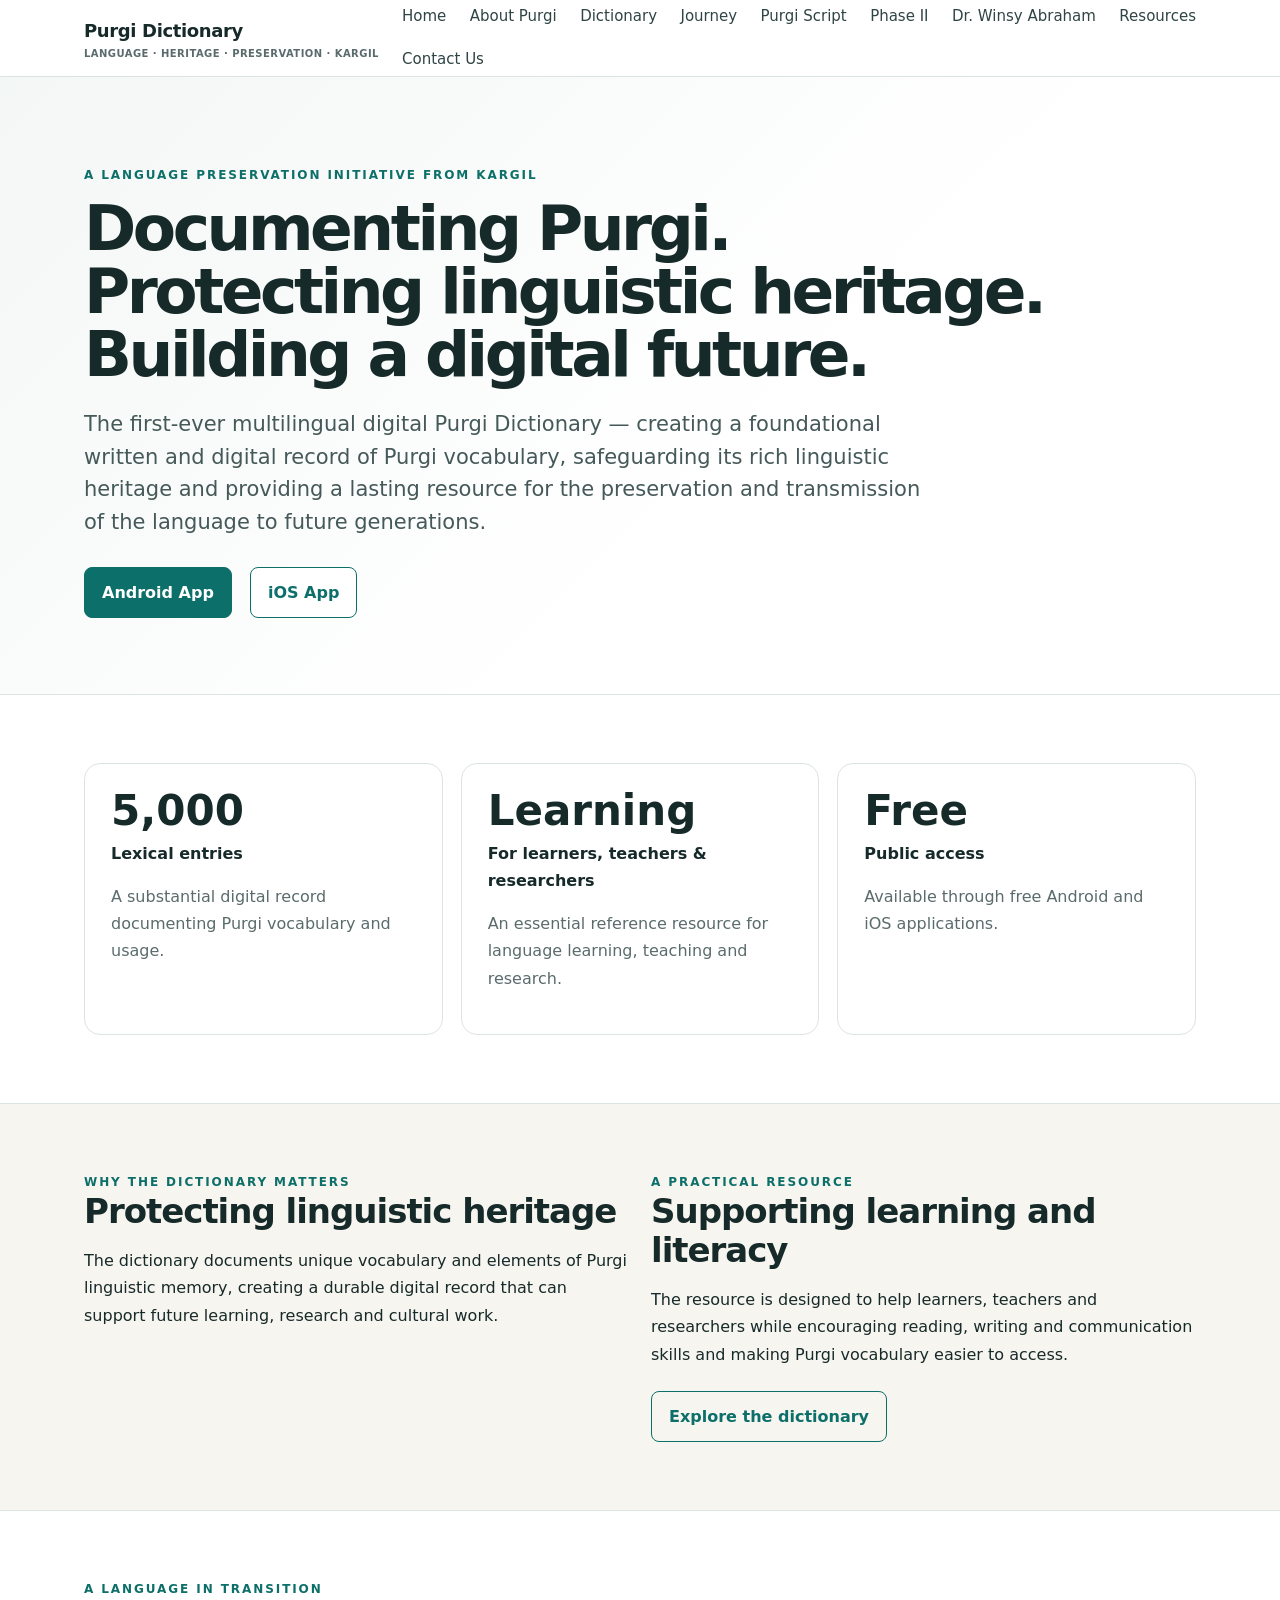
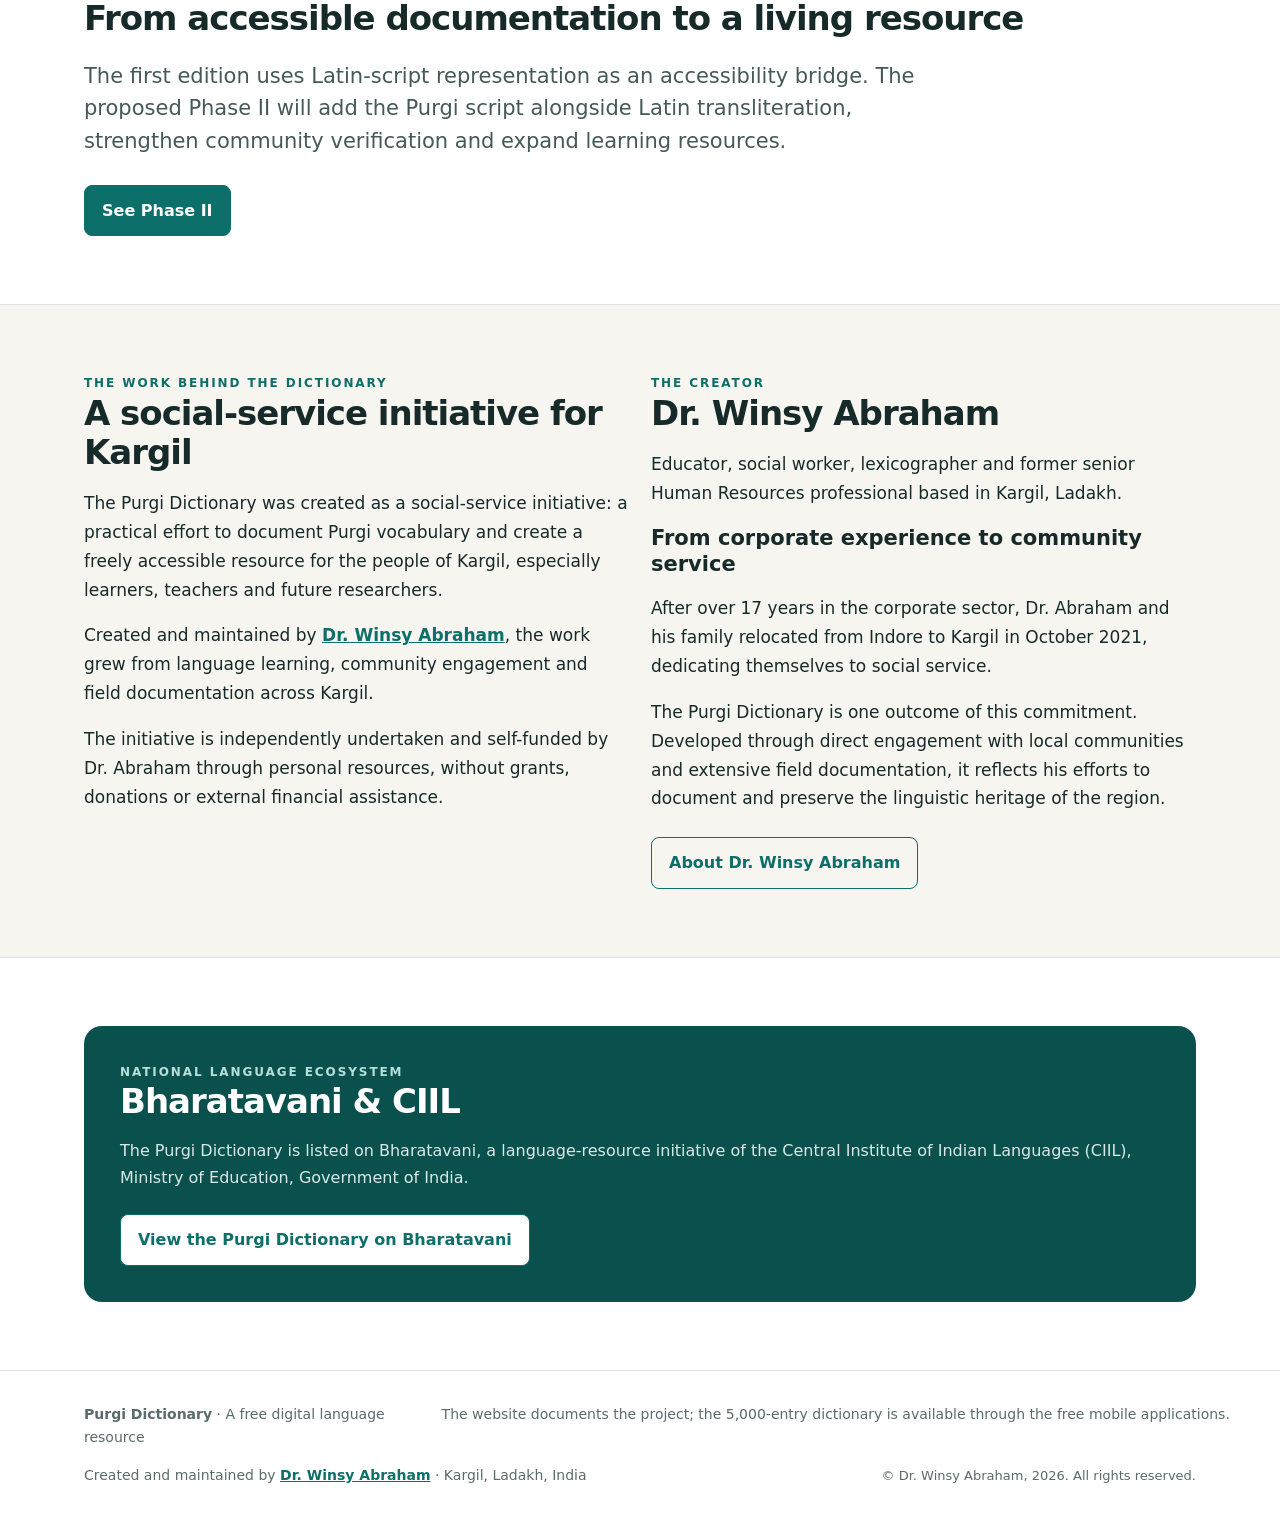
<file: index.html>
<!doctype html>
<html lang="en">
<head>
<meta charset="utf-8">
<meta name="viewport" content="width=device-width,initial-scale=1">
<title>Purgi Dictionary | First-ever multilingual digital Purgi dictionary</title>
<meta name="description" content="The first-ever multilingual digital Purgi Dictionary documents Purgi vocabulary and safeguards its linguistic heritage in a free four-language resource.">
<link rel="canonical" href="https://purgidictionary.in/">
<link rel="icon" href="favicon.svg" type="image/svg+xml">
<meta property="og:type" content="website">
<meta property="og:site_name" content="Purgi Dictionary">
<meta property="og:title" content="Purgi Dictionary | First-ever multilingual digital Purgi dictionary">
<meta property="og:description" content="The first-ever multilingual digital Purgi Dictionary — a social-service initiative documenting Purgi vocabulary and bringing Purgi, English, Hindi and Urdu together in one free digital resource with 5,000 entries.">
<meta property="og:url" content="https://purgidictionary.in/">
<meta name="twitter:card" content="summary">
<link rel="stylesheet" href="style.css?v=20261107-footer">
<script type="application/ld+json">
{
  "@context":"https://schema.org",
  "@type":"WebSite",
  "name":"Purgi Dictionary",
  "url":"https://purgidictionary.in/",
  "description":"The first-ever multilingual digital Purgi Dictionary creates a foundational written and digital record of Purgi vocabulary, safeguards its linguistic heritage and supports the preservation and transmission of the language to future generations.",
  "inLanguage":"en",
  "publisher":{"@type":"Person","name":"Dr. Winsy Abraham","url":"https://purgidictionary.in/winsy-abraham.html","sameAs":["https://in.linkedin.com/in/dr-winsy-abraham-b102936"]}
}
</script>
</head>
<body id="top">
<nav><div class="wrap nav">
<a class="brand" href="index.html">Purgi Dictionary<span>Language · Heritage ·<br class="mobile-brand-break"> Preservation · Kargil</span></a>
<button class="menu-toggle" type="button" aria-label="Open navigation menu" aria-expanded="false" aria-controls="site-links"><span></span><span></span><span></span></button>
<div class="links" id="site-links">
    <a href="index.html">Home</a><a href="purgi-language.html">About Purgi</a><a href="dictionary.html">Dictionary</a><a href="journey.html">Journey</a><a href="script.html">Purgi Script</a><a href="phase-ii.html">Phase II</a><a href="winsy-abraham.html">Dr. Winsy Abraham</a><a href="resources.html">Resources</a><a href="contact.html">Contact Us</a>
</div></div></nav>

<header class="hero"><div class="wrap">
<div class="kicker">A language preservation initiative from Kargil</div>
<h1>Documenting Purgi.<br>Protecting linguistic heritage.<br>Building a digital future.</h1>
<p class="lead">The first-ever multilingual digital Purgi Dictionary — creating a foundational written and digital record of Purgi vocabulary, safeguarding its rich linguistic heritage and providing a lasting resource for the preservation and transmission of the language to future generations.</p>
<div class="downloads"><a class="btn primary" href="https://play.google.com/store/apps/details?id=org.purgi.prx.dictionary">Android App</a><a class="btn light" href="https://apps.apple.com/us/app/purgi-dictionary/id6780769907">iOS App</a></div>
</div></header>

<section class="section"><div class="wrap"><div class="grid">
<div class="card"><div class="stat">5,000</div><b>Lexical entries</b><p class="muted">A substantial digital record documenting Purgi vocabulary and usage.</p></div>
<div class="card"><div class="stat">Learning</div><b>For learners, teachers & researchers</b><p class="muted">An essential reference resource for language learning, teaching and research.</p></div>
<div class="card"><div class="stat">Free</div><b>Public access</b><p class="muted">Available through free Android and iOS applications.</p></div>
</div></div></section>

<section class="section band"><div class="wrap grid2">
<div><div class="kicker">Why the dictionary matters</div><h2>Protecting linguistic heritage</h2><p>The dictionary documents unique vocabulary and elements of Purgi linguistic memory, creating a durable digital record that can support future learning, research and cultural work.</p><a class="btn mobile-page-link" href="purgi-language.html">Discover the Purgi language</a></div>
<div><div class="kicker">A practical resource</div><h2>Supporting learning and literacy</h2><p>The resource is designed to help learners, teachers and researchers while encouraging reading, writing and communication skills and making Purgi vocabulary easier to access.</p><a class="btn" href="dictionary.html">Explore the dictionary</a></div>
</div></section>

<section class="section"><div class="wrap"><div class="kicker">A language in transition</div><h2>From accessible documentation to a living resource</h2><p class="lead">The first edition uses Latin-script representation as an accessibility bridge. The proposed Phase II will add the Purgi script alongside Latin transliteration, strengthen community verification and expand learning resources.</p><a class="btn primary" href="phase-ii.html">See Phase II</a></div></section>

<section class="section band"><div class="wrap grid2">
<div class="prose"><div class="kicker">The work behind the dictionary</div><h2>A social-service initiative for Kargil</h2><p>The Purgi Dictionary was created as a social-service initiative: a practical effort to document Purgi vocabulary and create a freely accessible resource for the people of Kargil, especially learners, teachers and future researchers.</p><p>Created and maintained by <a href="winsy-abraham.html"><b>Dr. Winsy Abraham</b></a>, the work grew from language learning, community engagement and field documentation across Kargil.</p><p>The initiative is independently undertaken and self-funded by Dr. Abraham through personal resources, without grants, donations or external financial assistance.</p><a class="btn mobile-page-link" href="journey.html">Read the project journey</a></div>
<div class="prose"><div class="kicker">The creator</div><h2>Dr. Winsy Abraham</h2><p>Educator, social worker, lexicographer and former senior Human Resources professional based in Kargil, Ladakh.</p><h3>From corporate experience to community service</h3><p>After over 17 years in the corporate sector, Dr. Abraham and his family relocated from Indore to Kargil in October 2021, dedicating themselves to social service.</p><p>The Purgi Dictionary is one outcome of this commitment. Developed through direct engagement with local communities and extensive field documentation, it reflects his efforts to document and preserve the linguistic heritage of the region.</p><a class="btn" href="winsy-abraham.html">About Dr. Winsy Abraham</a></div>
</div></section>

<section class="section"><div class="wrap"><div class="dark"><div class="kicker dark-kicker">National language ecosystem</div><h2>Bharatavani & CIIL</h2><p>The Purgi Dictionary is listed on Bharatavani, a language-resource initiative of the Central Institute of Indian Languages (CIIL), Ministry of Education, Government of India.</p><a class="btn light desktop-page-link" href="https://bharatavani.in//home/book?id=Purgi%20Dictionary">View the Purgi Dictionary on Bharatavani</a><a class="btn light mobile-page-link" href="resources.html">Explore all resources</a></div></div></section>

<section class="section mobile-explore"><div class="wrap"><div class="kicker">Explore the project</div><h2>Discover more about Purgi</h2><p>Explore the language, the dictionary and the people and work behind this initiative.</p><div class="mobile-explore-grid"><a href="purgi-language.html">About Purgi <span>Discover the language →</span></a><a href="dictionary.html">The Dictionary <span>Explore 5,000 entries →</span></a><a href="journey.html">Project Journey <span>How the work developed →</span></a><a href="script.html">Purgi Script <span>Explore the written future →</span></a><a href="phase-ii.html">Phase II <span>See what comes next →</span></a><a href="winsy-abraham.html">The Creator <span>About Dr. Winsy Abraham →</span></a><a href="resources.html">Resources <span>Apps and institutional links →</span></a><a href="contact.html">Contact Us <span>Share feedback or enquire →</span></a></div></div></section>
<a class="back-to-top" href="#top" aria-label="Back to top" title="Back to top">↑</a>
<footer><div class="wrap"><div class="footer-top"><div><b>Purgi Dictionary</b> · A free digital language resource</div><div class="footer-right">The website documents the project; the 5,000-entry dictionary is available through the free mobile applications.</div></div><div class="footer-bottom"><span>Created and maintained by <a href="winsy-abraham.html"><b>Dr. Winsy Abraham</b></a> · Kargil, Ladakh, India</span><span class="footer-copy">© Dr. Winsy Abraham, 2026. All rights reserved.</span></div></div></footer>
<script src="script.js" defer></script>
</body></html>
</file>
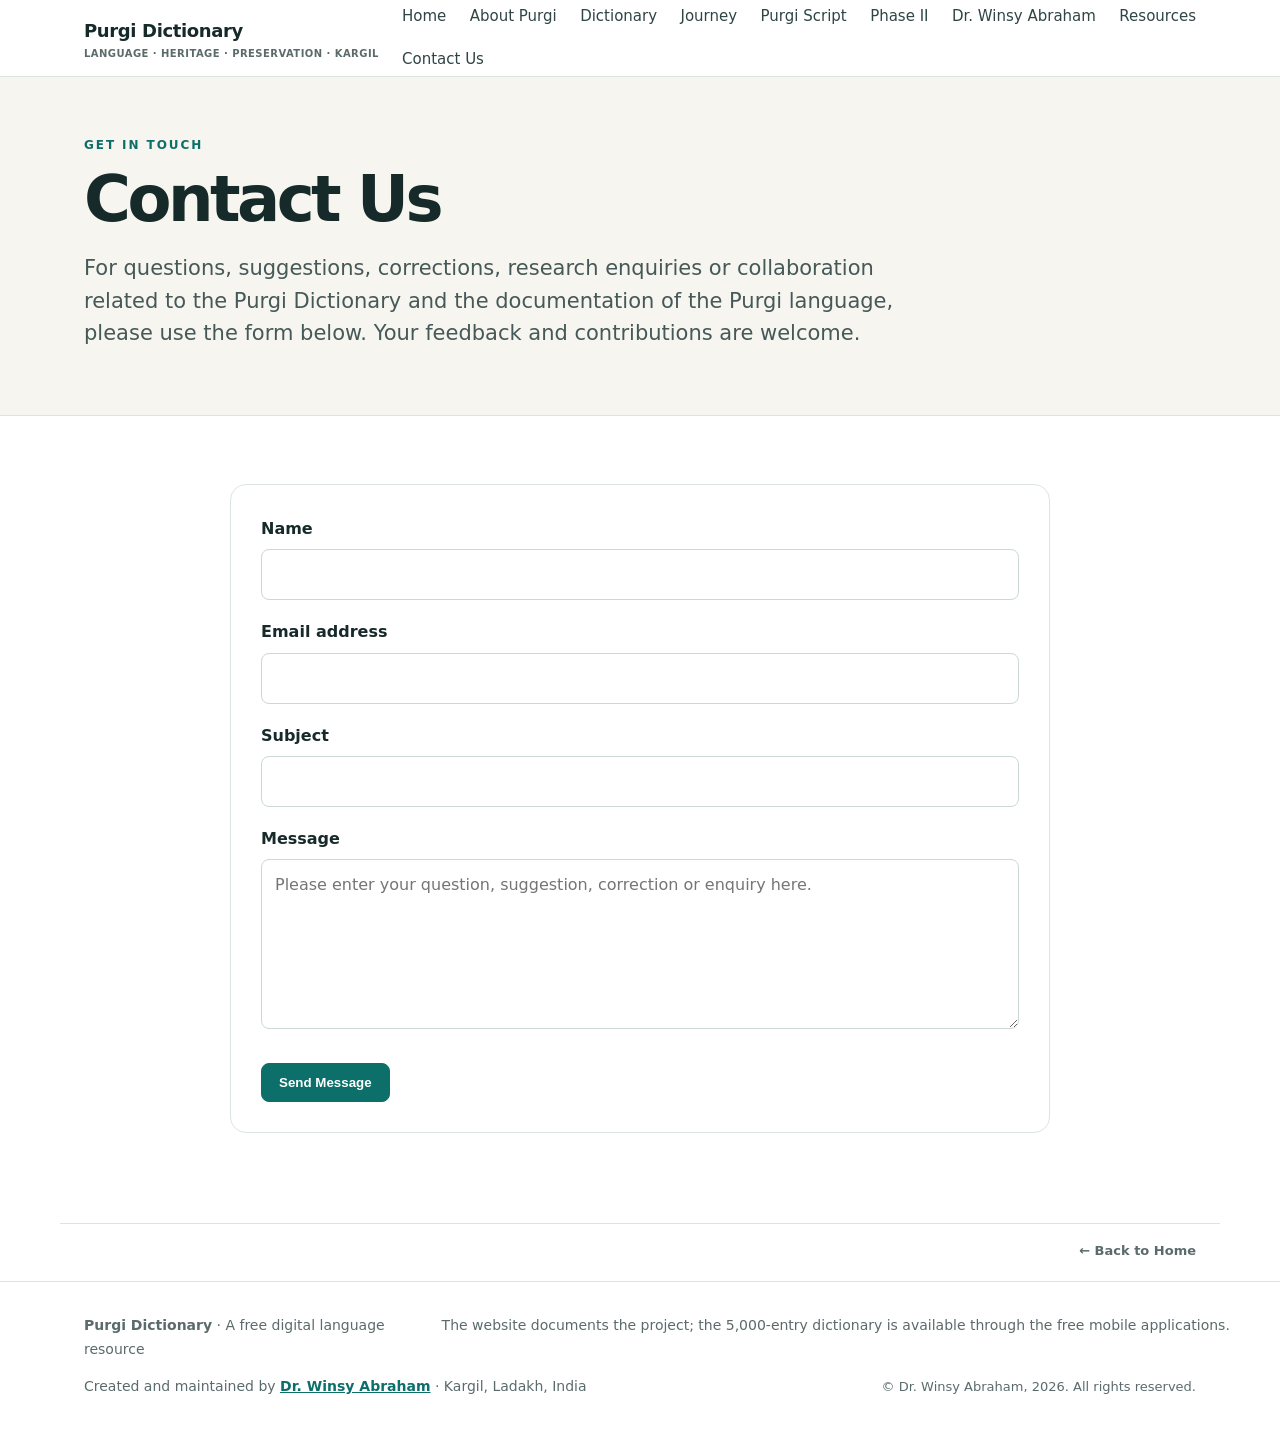
<file: contact.html>
<!doctype html>
<html lang="en">
<head>
<meta charset="utf-8"><meta name="viewport" content="width=device-width,initial-scale=1">
<title>Contact Us | Purgi Dictionary</title>
<meta name="description" content="Contact Dr. Winsy Abraham about the Purgi Dictionary, Purgi language documentation, learning resources and related enquiries.">
<link rel="canonical" href="https://purgidictionary.in/contact.html"><link rel="icon" href="favicon.svg" type="image/svg+xml">
<meta property="og:type" content="website"><meta property="og:site_name" content="Purgi Dictionary"><meta property="og:title" content="Contact Us | Purgi Dictionary"><meta property="og:description" content="Contact Dr. Winsy Abraham about the Purgi Dictionary, Purgi language documentation, learning resources and related enquiries."><meta property="og:url" content="https://purgidictionary.in/contact.html"><meta name="twitter:card" content="summary"><link rel="stylesheet" href="style.css?v=20261107-footer">
</head>
<body id="top">
<nav><div class="wrap nav"><a class="brand" href="index.html">Purgi Dictionary<span>Language · Heritage ·<br class="mobile-brand-break"> Preservation · Kargil</span></a><button class="menu-toggle" type="button" aria-label="Open navigation menu" aria-expanded="false" aria-controls="site-links"><span></span><span></span><span></span></button><div class="links" id="site-links"><a href="index.html">Home</a><a href="purgi-language.html">About Purgi</a><a href="dictionary.html">Dictionary</a><a href="journey.html">Journey</a><a href="script.html">Purgi Script</a><a href="phase-ii.html">Phase II</a><a href="winsy-abraham.html">Dr. Winsy Abraham</a><a href="resources.html">Resources</a><a href="contact.html">Contact Us</a></div></div></nav>
<header class="pagehead"><div class="wrap"><div class="kicker">Get in touch</div><h1>Contact Us</h1><p class="lead">For questions, suggestions, corrections, research enquiries or collaboration related to the Purgi Dictionary and the documentation of the Purgi language, please use the form below. Your feedback and contributions are welcome.</p></div></header>
<section class="section"><div class="wrap"><div class="form-card">
<form action="https://formsubmit.co/winsy_123@yahoo.com" method="POST">
<input type="hidden" name="_subject" value="Purgi Dictionary — Website Enquiry">
<input type="hidden" name="_template" value="table">
<input type="hidden" name="_captcha" value="true">
<input type="text" name="_honey" class="honeypot" tabindex="-1" autocomplete="off" aria-hidden="true">
<div class="form-field"><label for="name">Name</label><input id="name" name="name" type="text" required autocomplete="name"></div>
<div class="form-field"><label for="email">Email address</label><input id="email" name="email" type="email" required autocomplete="email"></div>
<div class="form-field"><label for="subject">Subject</label><input id="subject" name="subject" type="text" required></div>
<div class="form-field"><label for="message">Message</label><textarea id="message" name="message" placeholder="Please enter your question, suggestion, correction or enquiry here." required></textarea></div>
<button class="btn primary" type="submit">Send Message</button>
</form>
</div></div></section>
<div class="page-end-nav wrap"><a href="index.html">← Back to Home</a></div><a class="back-to-top" href="#top" aria-label="Back to top" title="Back to top">↑</a>
<footer><div class="wrap"><div class="footer-top"><div><b>Purgi Dictionary</b> · A free digital language resource</div><div class="footer-right">The website documents the project; the 5,000-entry dictionary is available through the free mobile applications.</div></div><div class="footer-bottom"><span>Created and maintained by <a href="winsy-abraham.html"><b>Dr. Winsy Abraham</b></a> · Kargil, Ladakh, India</span><span class="footer-copy">© Dr. Winsy Abraham, 2026. All rights reserved.</span></div></div></footer>
<script src="script.js" defer></script>
</body></html>
</file>
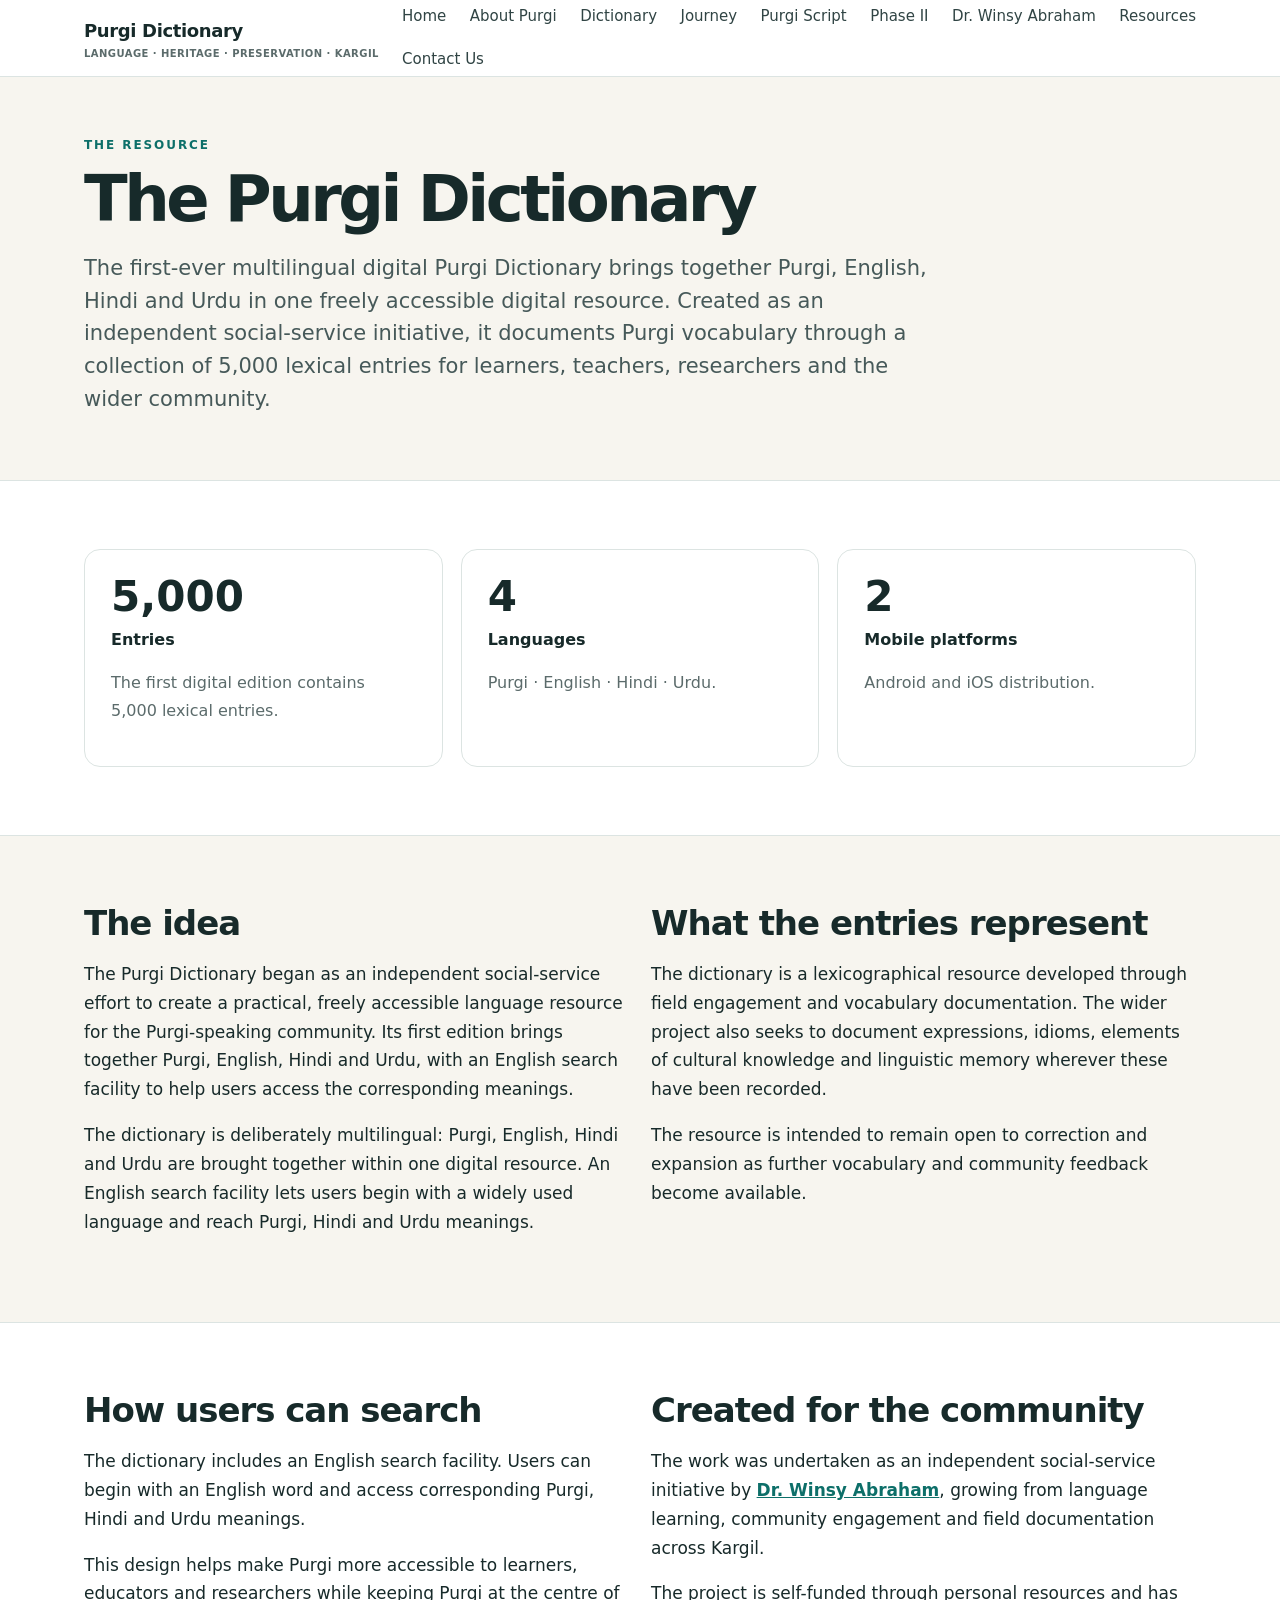
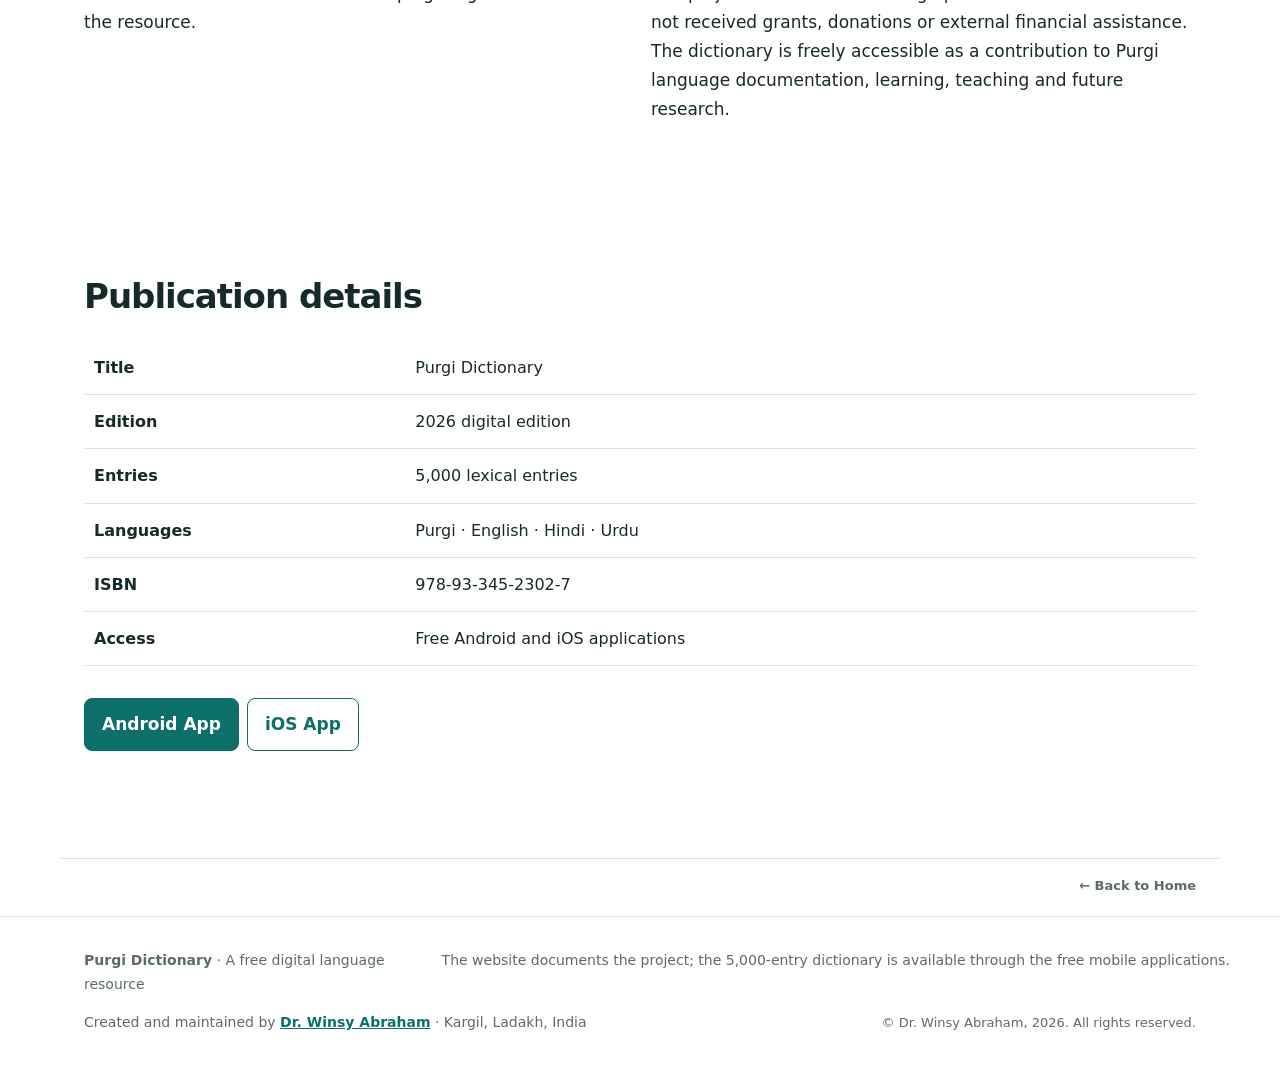
<file: dictionary.html>
<!doctype html>
<html lang="en">
<head>
<meta charset="utf-8"><meta name="viewport" content="width=device-width,initial-scale=1">
<title>The Purgi Dictionary | Purgi Dictionary</title><meta name="description" content="The first-ever multilingual digital Purgi Dictionary brings together Purgi, English, Hindi and Urdu in one freely accessible digital resource. Created as an independent social-service initiative, it documents Purgi vocabulary through a collection of 5,000 lexical entries for learners, teachers, researchers and the wider community."><link rel="canonical" href="https://purgidictionary.in/dictionary.html"><link rel="icon" href="favicon.svg" type="image/svg+xml"><meta property="og:type" content="website"><meta property="og:site_name" content="Purgi Dictionary"><meta property="og:title" content="The Purgi Dictionary | First-ever multilingual digital Purgi dictionary"><meta property="og:description" content="The first-ever multilingual digital Purgi Dictionary brings together Purgi, English, Hindi and Urdu in one freely accessible digital resource. Created as an independent social-service initiative, it documents Purgi vocabulary through a collection of 5,000 lexical entries for learners, teachers, researchers and the wider community."><meta property="og:url" content="https://purgidictionary.in/dictionary.html"><meta name="twitter:card" content="summary"><link rel="stylesheet" href="style.css?v=20261107-footer">
</head><body id="top">
<nav><div class="wrap nav"><a class="brand" href="index.html">Purgi Dictionary<span>Language · Heritage ·<br class="mobile-brand-break"> Preservation · Kargil</span></a><button class="menu-toggle" type="button" aria-label="Open navigation menu" aria-expanded="false" aria-controls="site-links"><span></span><span></span><span></span></button><div class="links" id="site-links"><a href="index.html">Home</a><a href="purgi-language.html">About Purgi</a><a href="dictionary.html">Dictionary</a><a href="journey.html">Journey</a><a href="script.html">Purgi Script</a><a href="phase-ii.html">Phase II</a><a href="winsy-abraham.html">Dr. Winsy Abraham</a><a href="resources.html">Resources</a><a href="contact.html">Contact Us</a></div></div></nav>
<header class="pagehead"><div class="wrap"><div class="kicker">The resource</div><h1>The Purgi Dictionary</h1><p class="lead">The first-ever multilingual digital Purgi Dictionary brings together Purgi, English, Hindi and Urdu in one freely accessible digital resource. Created as an independent social-service initiative, it documents Purgi vocabulary through a collection of 5,000 lexical entries for learners, teachers, researchers and the wider community.</p></div></header>
<section class="section"><div class="wrap"><div class="grid"><div class="card"><div class="stat">5,000</div><b>Entries</b><p class="muted">The first digital edition contains 5,000 lexical entries.</p></div><div class="card"><div class="stat">4</div><b>Languages</b><p class="muted">Purgi · English · Hindi · Urdu.</p></div><div class="card"><div class="stat">2</div><b>Mobile platforms</b><p class="muted">Android and iOS distribution.</p></div></div></div></section>
<section class="section band"><div class="wrap grid2"><div class="prose"><h2>The idea</h2><p>The Purgi Dictionary began as an independent social-service effort to create a practical, freely accessible language resource for the Purgi-speaking community. Its first edition brings together Purgi, English, Hindi and Urdu, with an English search facility to help users access the corresponding meanings.</p><p>The dictionary is deliberately multilingual: Purgi, English, Hindi and Urdu are brought together within one digital resource. An English search facility lets users begin with a widely used language and reach Purgi, Hindi and Urdu meanings.</p></div><div class="prose"><h2>What the entries represent</h2><p>The dictionary is a lexicographical resource developed through field engagement and vocabulary documentation. The wider project also seeks to document expressions, idioms, elements of cultural knowledge and linguistic memory wherever these have been recorded.</p><p>The resource is intended to remain open to correction and expansion as further vocabulary and community feedback become available.</p></div></div></section>
<section class="section"><div class="wrap grid2"><div class="prose"><h2>How users can search</h2><p>The dictionary includes an English search facility. Users can begin with an English word and access corresponding Purgi, Hindi and Urdu meanings.</p><p>This design helps make Purgi more accessible to learners, educators and researchers while keeping Purgi at the centre of the resource.</p></div><div class="prose"><h2>Created for the community</h2><p>The work was undertaken as an independent social-service initiative by <a href="winsy-abraham.html"><b>Dr. Winsy Abraham</b></a>, growing from language learning, community engagement and field documentation across Kargil.</p><p>The project is self-funded through personal resources and has not received grants, donations or external financial assistance. The dictionary is freely accessible as a contribution to Purgi language documentation, learning, teaching and future research.</p></div></div></section>
<section class="section"><div class="wrap prose"><h2>Publication details</h2><table class="table"><tr><th>Title</th><td>Purgi Dictionary</td></tr><tr><th>Edition</th><td>2026 digital edition</td></tr><tr><th>Entries</th><td>5,000 lexical entries</td></tr><tr><th>Languages</th><td>Purgi · English · Hindi · Urdu</td></tr><tr><th>ISBN</th><td>978-93-345-2302-7</td></tr><tr><th>Access</th><td>Free Android and iOS applications</td></tr></table><p><a class="btn primary" href="https://play.google.com/store/apps/details?id=org.purgi.prx.dictionary">Android App</a><a class="btn" href="https://apps.apple.com/us/app/purgi-dictionary/id6780769907">iOS App</a></p></div></section>
<div class="page-end-nav wrap"><a href="index.html">← Back to Home</a></div><a class="back-to-top" href="#top" aria-label="Back to top" title="Back to top">↑</a>
<footer><div class="wrap"><div class="footer-top"><div><b>Purgi Dictionary</b> · A free digital language resource</div><div class="footer-right">The website documents the project; the 5,000-entry dictionary is available through the free mobile applications.</div></div><div class="footer-bottom"><span>Created and maintained by <a href="winsy-abraham.html"><b>Dr. Winsy Abraham</b></a> · Kargil, Ladakh, India</span><span class="footer-copy">© Dr. Winsy Abraham, 2026. All rights reserved.</span></div></div></footer>
<script src="script.js" defer></script>
</body></html>
</file>
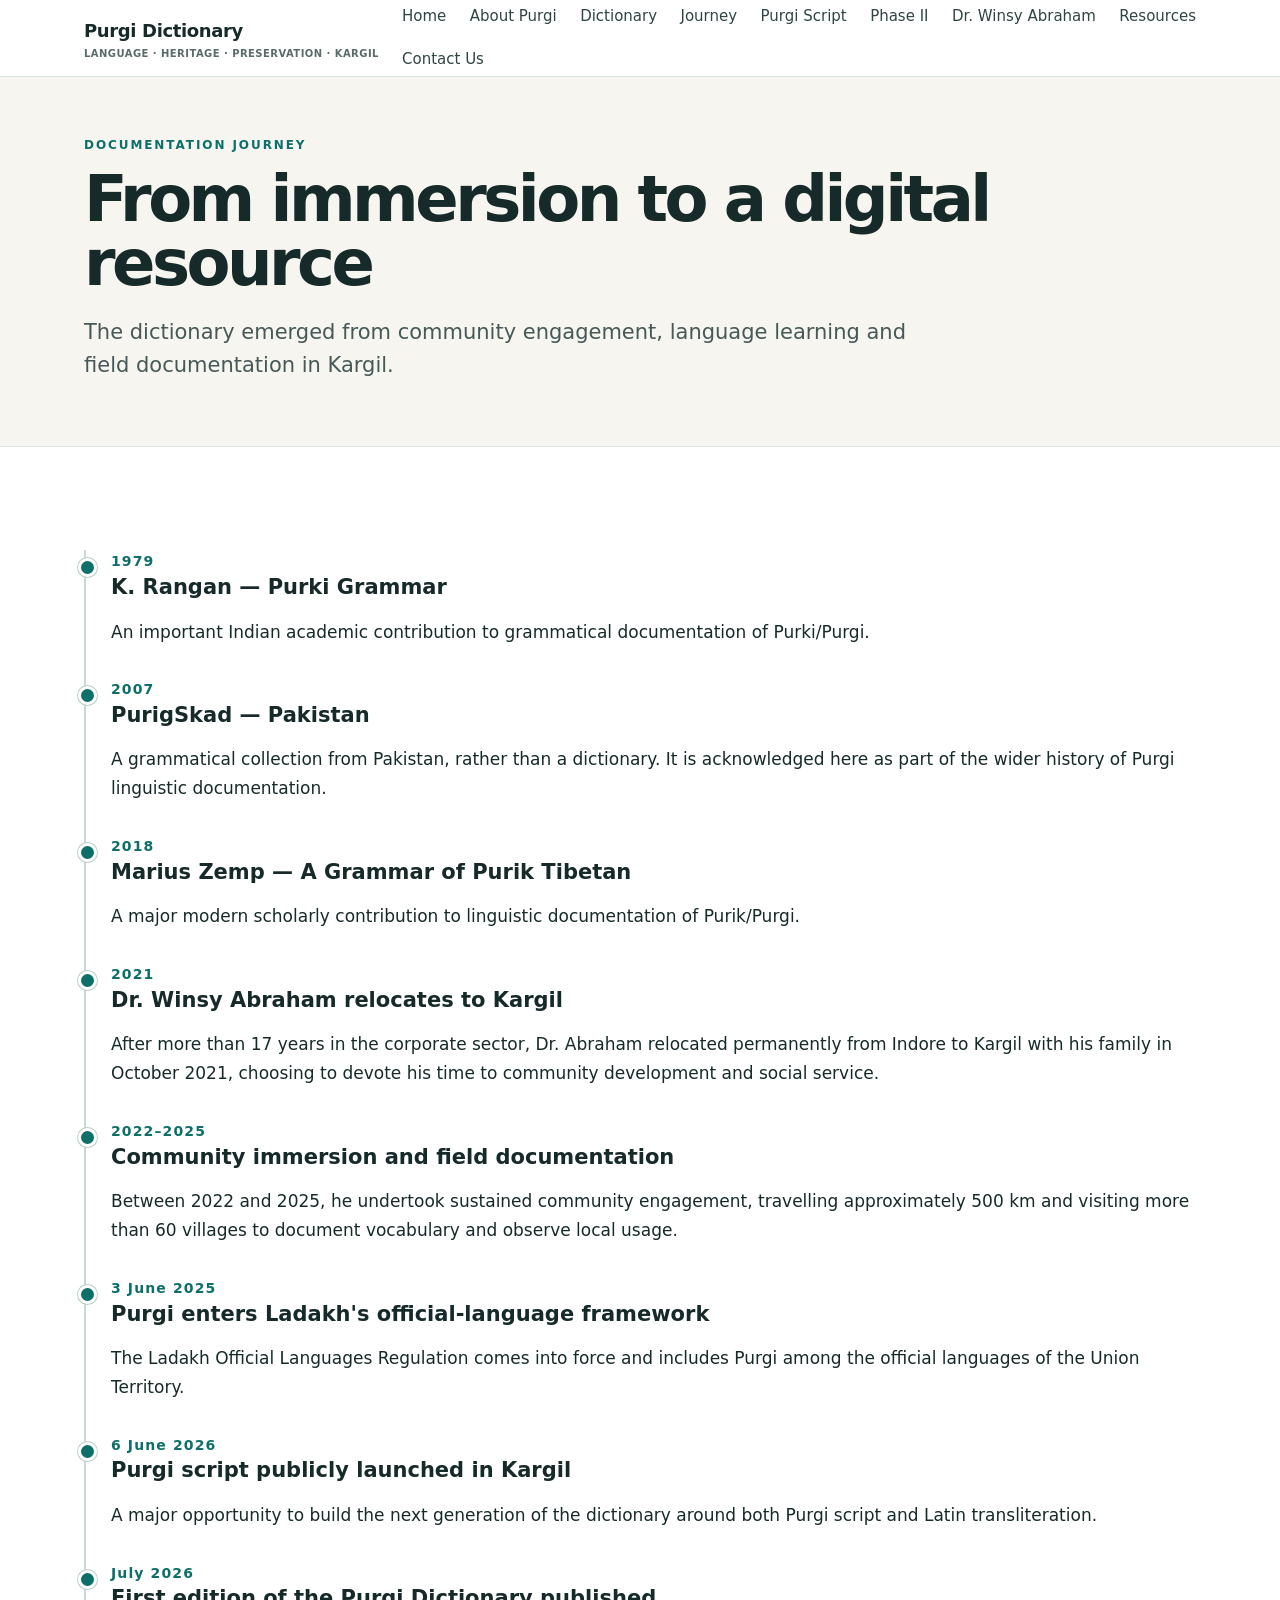
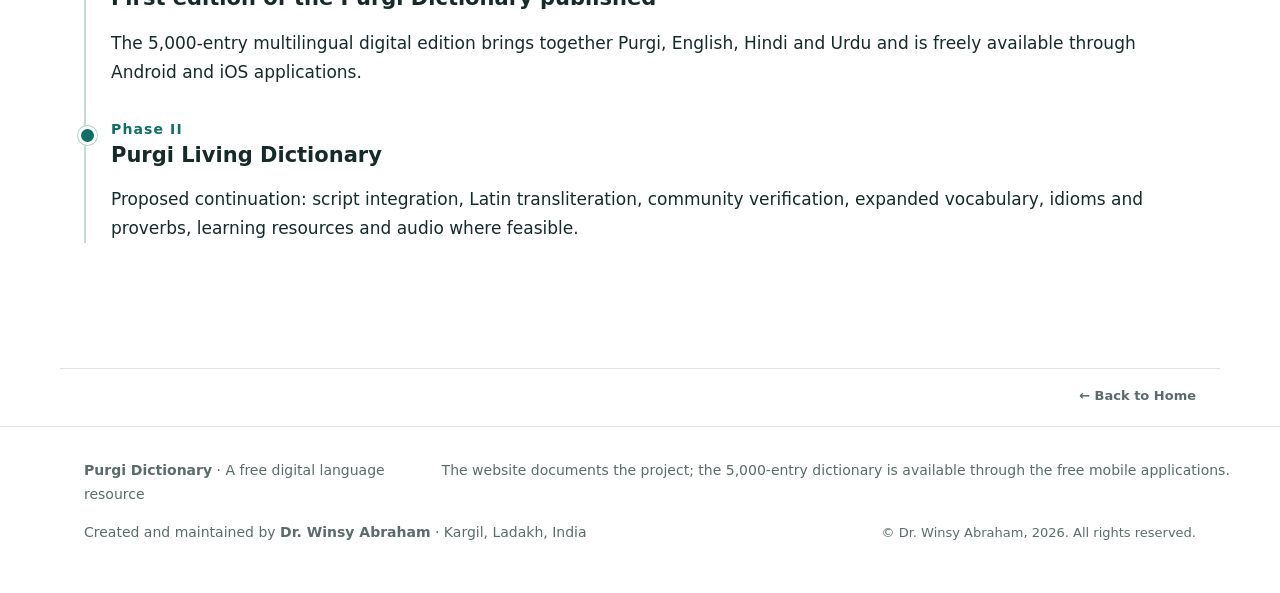
<file: journey.html>
<!doctype html>
<html lang="en">
<head>
<meta charset="utf-8"><meta name="viewport" content="width=device-width,initial-scale=1">
<title>The Journey | Purgi Dictionary</title><meta name="description" content="The journey from language learning and fieldwork in Kargil to the first-ever multilingual digital Purgi Dictionary."><link rel="canonical" href="https://purgidictionary.in/journey.html"><link rel="icon" href="favicon.svg" type="image/svg+xml"><meta property="og:type" content="website"><meta property="og:site_name" content="Purgi Dictionary"><meta property="og:title" content="The Journey | Purgi Dictionary"><meta property="og:description" content="The journey from language learning and fieldwork in Kargil to the first-ever multilingual digital Purgi Dictionary."><meta property="og:url" content="https://purgidictionary.in/journey.html"><meta name="twitter:card" content="summary"><link rel="stylesheet" href="style.css?v=20261107-footer">
</head><body id="top">
<nav><div class="wrap nav"><a class="brand" href="index.html">Purgi Dictionary<span>Language · Heritage ·<br class="mobile-brand-break"> Preservation · Kargil</span></a><button class="menu-toggle" type="button" aria-label="Open navigation menu" aria-expanded="false" aria-controls="site-links"><span></span><span></span><span></span></button><div class="links" id="site-links"><a href="index.html">Home</a><a href="purgi-language.html">About Purgi</a><a href="dictionary.html">Dictionary</a><a href="journey.html">Journey</a><a href="script.html">Purgi Script</a><a href="phase-ii.html">Phase II</a><a href="winsy-abraham.html">Dr. Winsy Abraham</a><a href="resources.html">Resources</a><a href="contact.html">Contact Us</a></div></div></nav>
<header class="pagehead"><div class="wrap"><div class="kicker">Documentation journey</div><h1>From immersion to a digital resource</h1><p class="lead">The dictionary emerged from community engagement, language learning and field documentation in Kargil.</p></div></header>
<section class="section"><div class="wrap prose"><div class="timeline"><div class="t"><div class="year">1979</div><h3>K. Rangan — Purki Grammar</h3><p>An important Indian academic contribution to grammatical documentation of Purki/Purgi.</p></div><div class="t"><div class="year">2007</div><h3>PurigSkad — Pakistan</h3><p>A grammatical collection from Pakistan, rather than a dictionary. It is acknowledged here as part of the wider history of Purgi linguistic documentation.</p></div><div class="t"><div class="year">2018</div><h3>Marius Zemp — A Grammar of Purik Tibetan</h3><p>A major modern scholarly contribution to linguistic documentation of Purik/Purgi.</p></div><div class="t"><div class="year">2021</div><h3>Dr. Winsy Abraham relocates to Kargil</h3><p>After more than 17 years in the corporate sector, Dr. Abraham relocated permanently from Indore to Kargil with his family in October 2021, choosing to devote his time to community development and social service.</p></div><div class="t"><div class="year">2022–2025</div><h3>Community immersion and field documentation</h3><p>Between 2022 and 2025, he undertook sustained community engagement, travelling approximately 500 km and visiting more than 60 villages to document vocabulary and observe local usage.</p></div><div class="t"><div class="year">3 June 2025</div><h3>Purgi enters Ladakh's official-language framework</h3><p>The Ladakh Official Languages Regulation comes into force and includes Purgi among the official languages of the Union Territory.</p></div><div class="t"><div class="year">6 June 2026</div><h3>Purgi script publicly launched in Kargil</h3><p>A major opportunity to build the next generation of the dictionary around both Purgi script and Latin transliteration.</p></div><div class="t"><div class="year">July 2026</div><h3>First edition of the Purgi Dictionary published</h3><p>The 5,000-entry multilingual digital edition brings together Purgi, English, Hindi and Urdu and is freely available through Android and iOS applications.</p></div><div class="t"><div class="year">Phase II</div><h3>Purgi Living Dictionary</h3><p>Proposed continuation: script integration, Latin transliteration, community verification, expanded vocabulary, idioms and proverbs, learning resources and audio where feasible.</p></div></div></div></section>
<div class="page-end-nav wrap"><a href="index.html">← Back to Home</a></div><a class="back-to-top" href="#top" aria-label="Back to top" title="Back to top">↑</a>
<footer><div class="wrap"><div class="footer-top"><div><b>Purgi Dictionary</b> · A free digital language resource</div><div class="footer-right">The website documents the project; the 5,000-entry dictionary is available through the free mobile applications.</div></div><div class="footer-bottom"><span>Created and maintained by <b>Dr. Winsy Abraham</b> · Kargil, Ladakh, India</span><span class="footer-copy">© Dr. Winsy Abraham, 2026. All rights reserved.</span></div></div></footer>
<script src="script.js" defer></script>
</body></html>
</file>
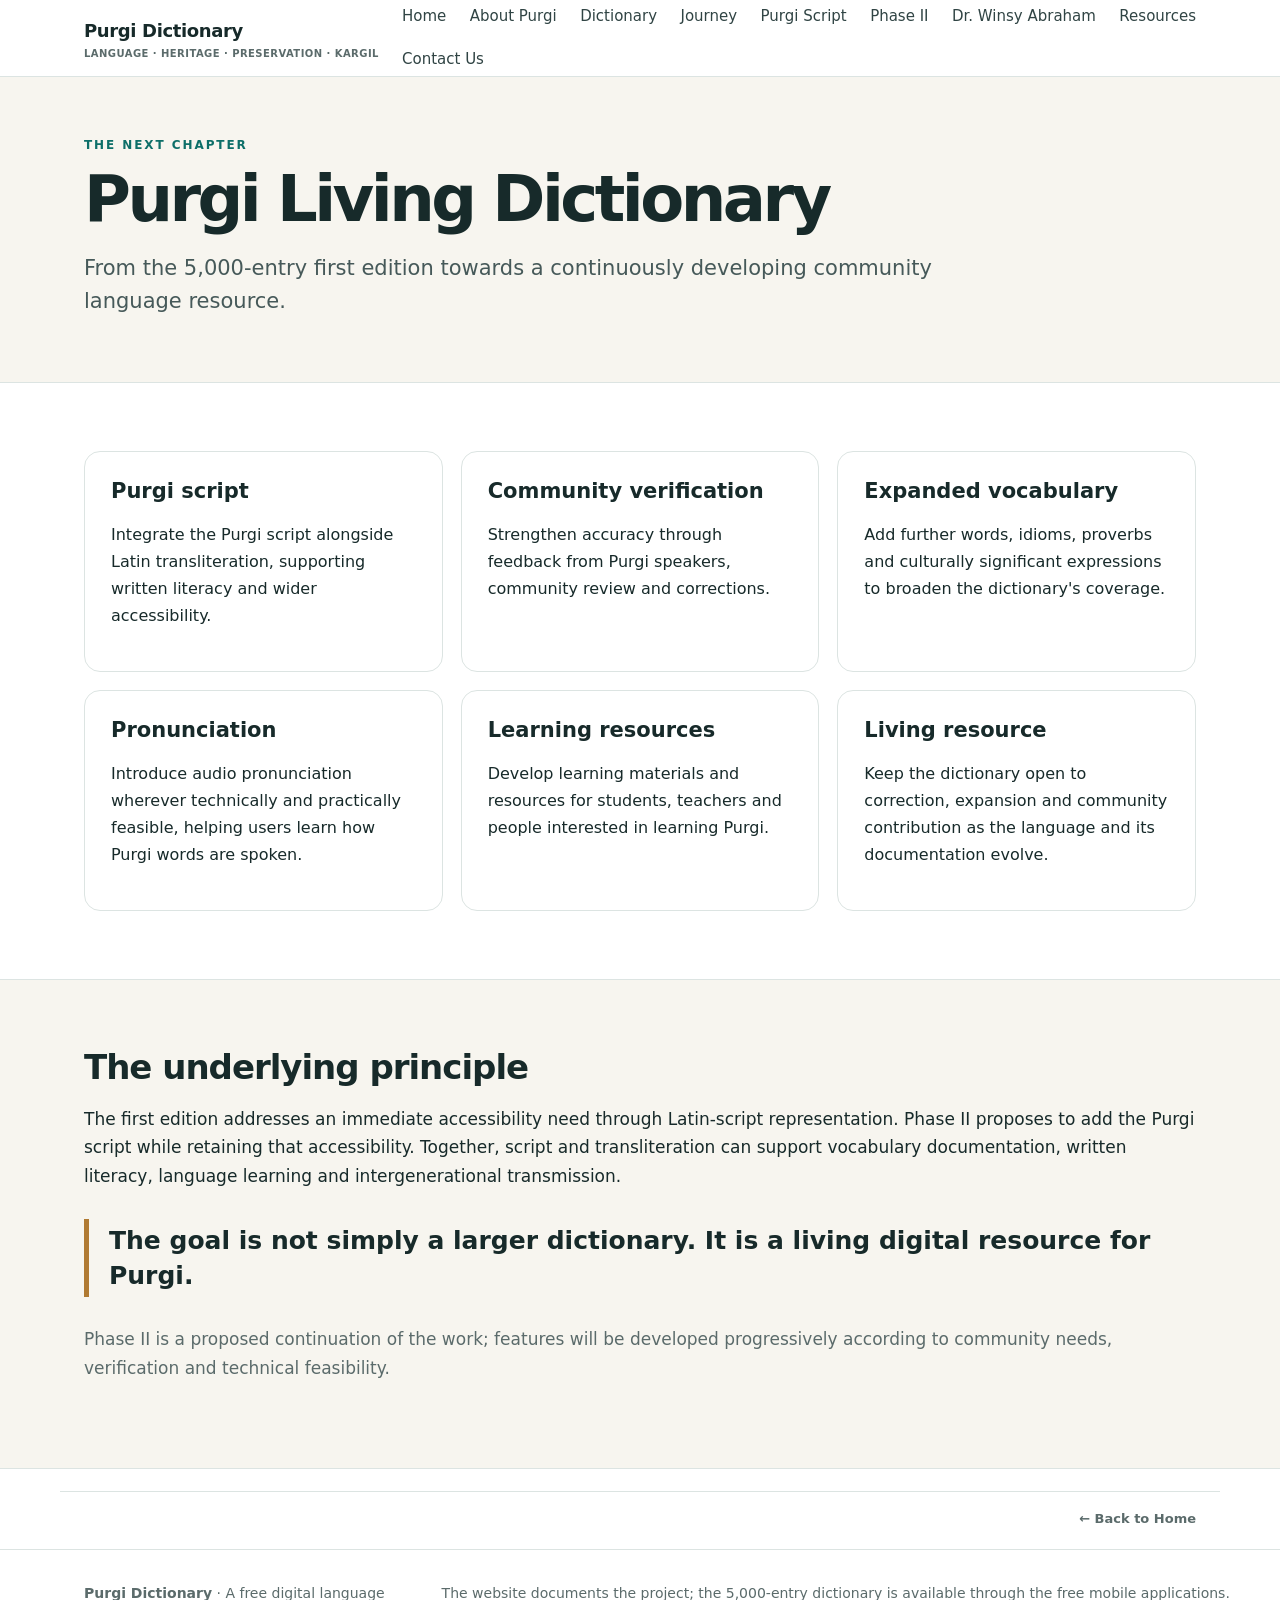
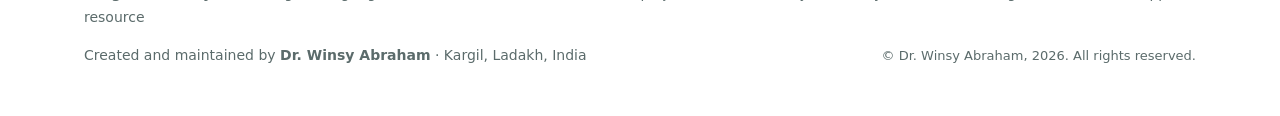
<file: phase-ii.html>
<!doctype html>
<html lang="en">
<head>
<meta charset="utf-8"><meta name="viewport" content="width=device-width,initial-scale=1">
<title>Phase II — Purgi Living Dictionary | Purgi Dictionary</title><meta name="description" content="The proposed next phase of the Purgi Dictionary: script integration, community verification, vocabulary, audio and learning resources."><link rel="canonical" href="https://purgidictionary.in/phase-ii.html"><link rel="icon" href="favicon.svg" type="image/svg+xml"><meta property="og:type" content="website"><meta property="og:site_name" content="Purgi Dictionary"><meta property="og:title" content="Phase II — Purgi Living Dictionary | Purgi Dictionary"><meta property="og:description" content="The proposed next phase of the Purgi Dictionary: script integration, community verification, vocabulary, audio and learning resources."><meta property="og:url" content="https://purgidictionary.in/phase-ii.html"><meta name="twitter:card" content="summary"><link rel="stylesheet" href="style.css?v=20261107-footer">
</head><body id="top">
<nav><div class="wrap nav"><a class="brand" href="index.html">Purgi Dictionary<span>Language · Heritage ·<br class="mobile-brand-break"> Preservation · Kargil</span></a><button class="menu-toggle" type="button" aria-label="Open navigation menu" aria-expanded="false" aria-controls="site-links"><span></span><span></span><span></span></button><div class="links" id="site-links"><a href="index.html">Home</a><a href="purgi-language.html">About Purgi</a><a href="dictionary.html">Dictionary</a><a href="journey.html">Journey</a><a href="script.html">Purgi Script</a><a href="phase-ii.html">Phase II</a><a href="winsy-abraham.html">Dr. Winsy Abraham</a><a href="resources.html">Resources</a><a href="contact.html">Contact Us</a></div></div></nav>
<header class="pagehead"><div class="wrap"><div class="kicker">The next chapter</div><h1>Purgi Living Dictionary</h1><p class="lead">From the 5,000-entry first edition towards a continuously developing community language resource.</p></div></header>
<section class="section"><div class="wrap"><div class="grid"><div class="card"><h3>Purgi script</h3><p>Integrate the Purgi script alongside Latin transliteration, supporting written literacy and wider accessibility.</p></div><div class="card"><h3>Community verification</h3><p>Strengthen accuracy through feedback from Purgi speakers, community review and corrections.</p></div><div class="card"><h3>Expanded vocabulary</h3><p>Add further words, idioms, proverbs and culturally significant expressions to broaden the dictionary's coverage.</p></div><div class="card"><h3>Pronunciation</h3><p>Introduce audio pronunciation wherever technically and practically feasible, helping users learn how Purgi words are spoken.</p></div><div class="card"><h3>Learning resources</h3><p>Develop learning materials and resources for students, teachers and people interested in learning Purgi.</p></div><div class="card"><h3>Living resource</h3><p>Keep the dictionary open to correction, expansion and community contribution as the language and its documentation evolve.</p></div></div></div></section>
<section class="section band"><div class="wrap prose"><h2>The underlying principle</h2><p>The first edition addresses an immediate accessibility need through Latin-script representation. Phase II proposes to add the Purgi script while retaining that accessibility. Together, script and transliteration can support vocabulary documentation, written literacy, language learning and intergenerational transmission.</p><div class="quote">The goal is not simply a larger dictionary. It is a living digital resource for Purgi.</div><p class="small">Phase II is a proposed continuation of the work; features will be developed progressively according to community needs, verification and technical feasibility.</p></div></section>
<div class="page-end-nav wrap"><a href="index.html">← Back to Home</a></div><a class="back-to-top" href="#top" aria-label="Back to top" title="Back to top">↑</a>
<footer><div class="wrap"><div class="footer-top"><div><b>Purgi Dictionary</b> · A free digital language resource</div><div class="footer-right">The website documents the project; the 5,000-entry dictionary is available through the free mobile applications.</div></div><div class="footer-bottom"><span>Created and maintained by <b>Dr. Winsy Abraham</b> · Kargil, Ladakh, India</span><span class="footer-copy">© Dr. Winsy Abraham, 2026. All rights reserved.</span></div></div></footer>
<script src="script.js" defer></script>
</body></html>
</file>
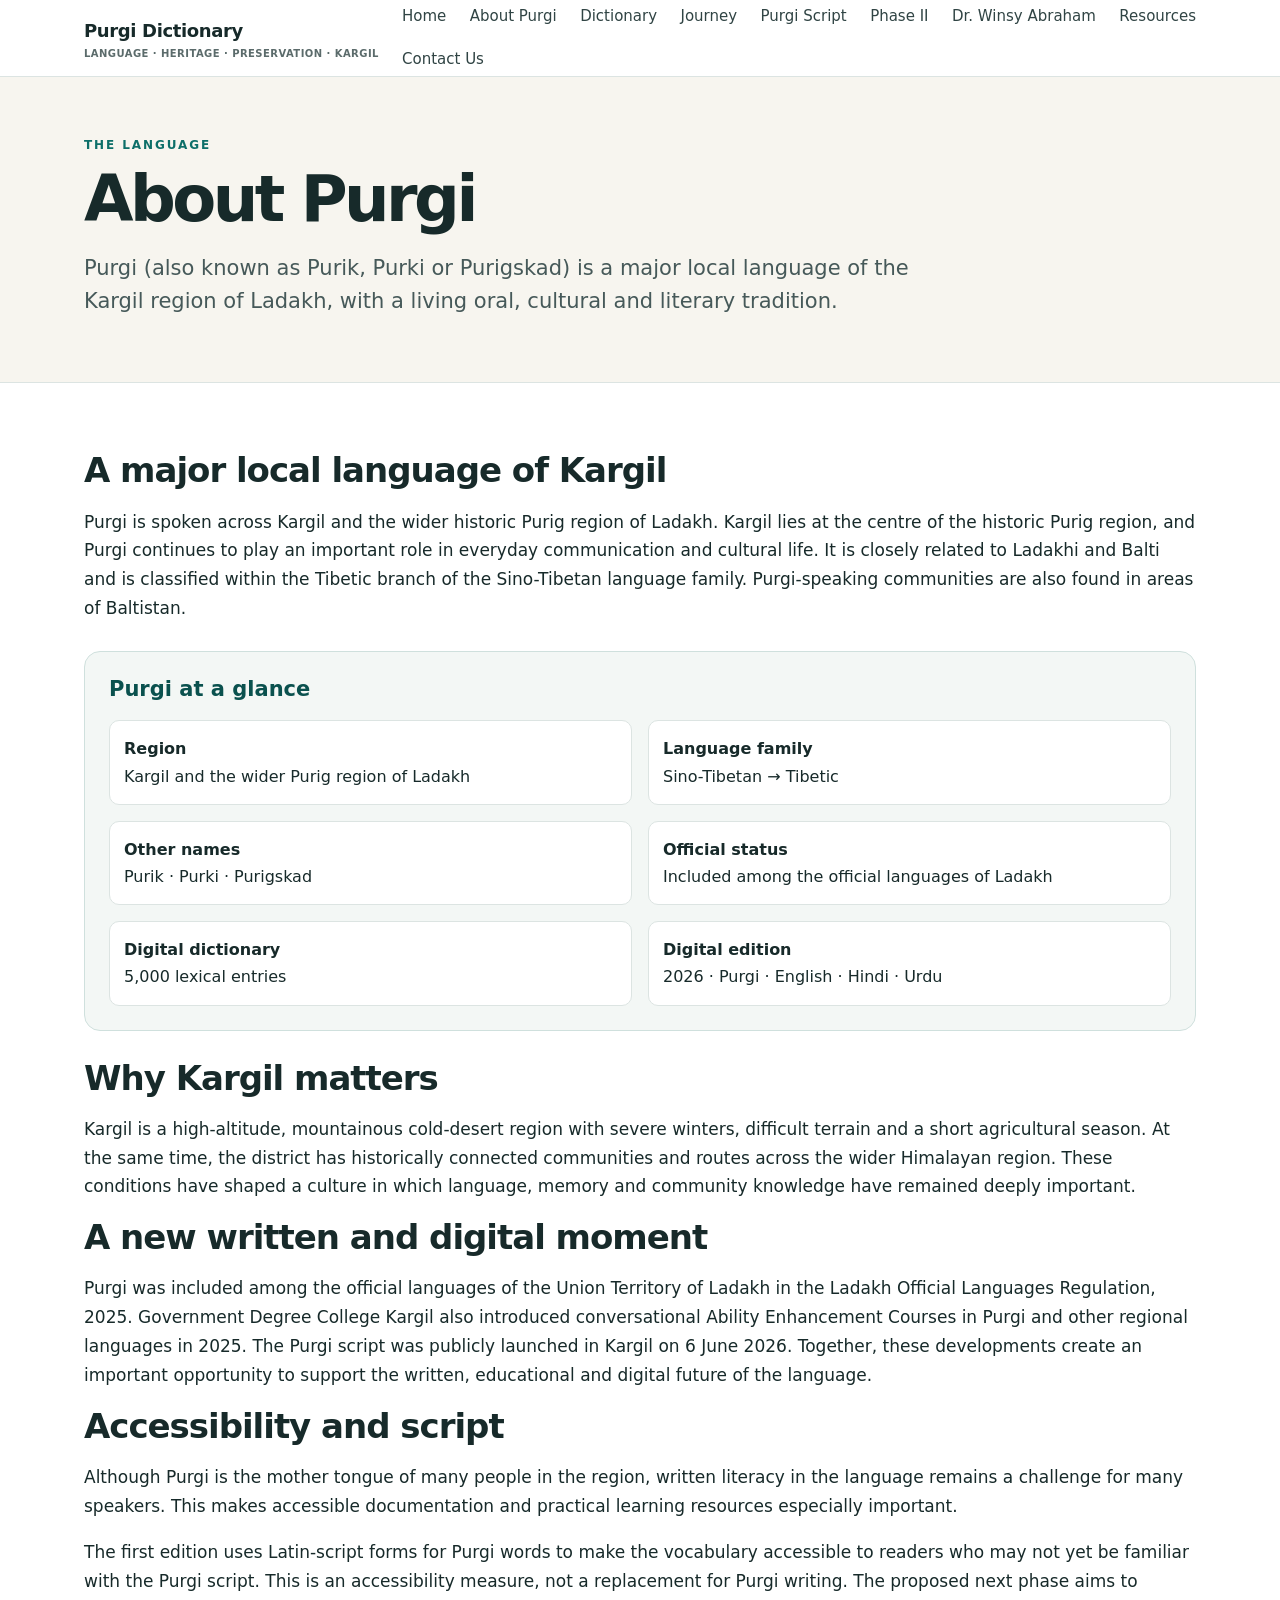
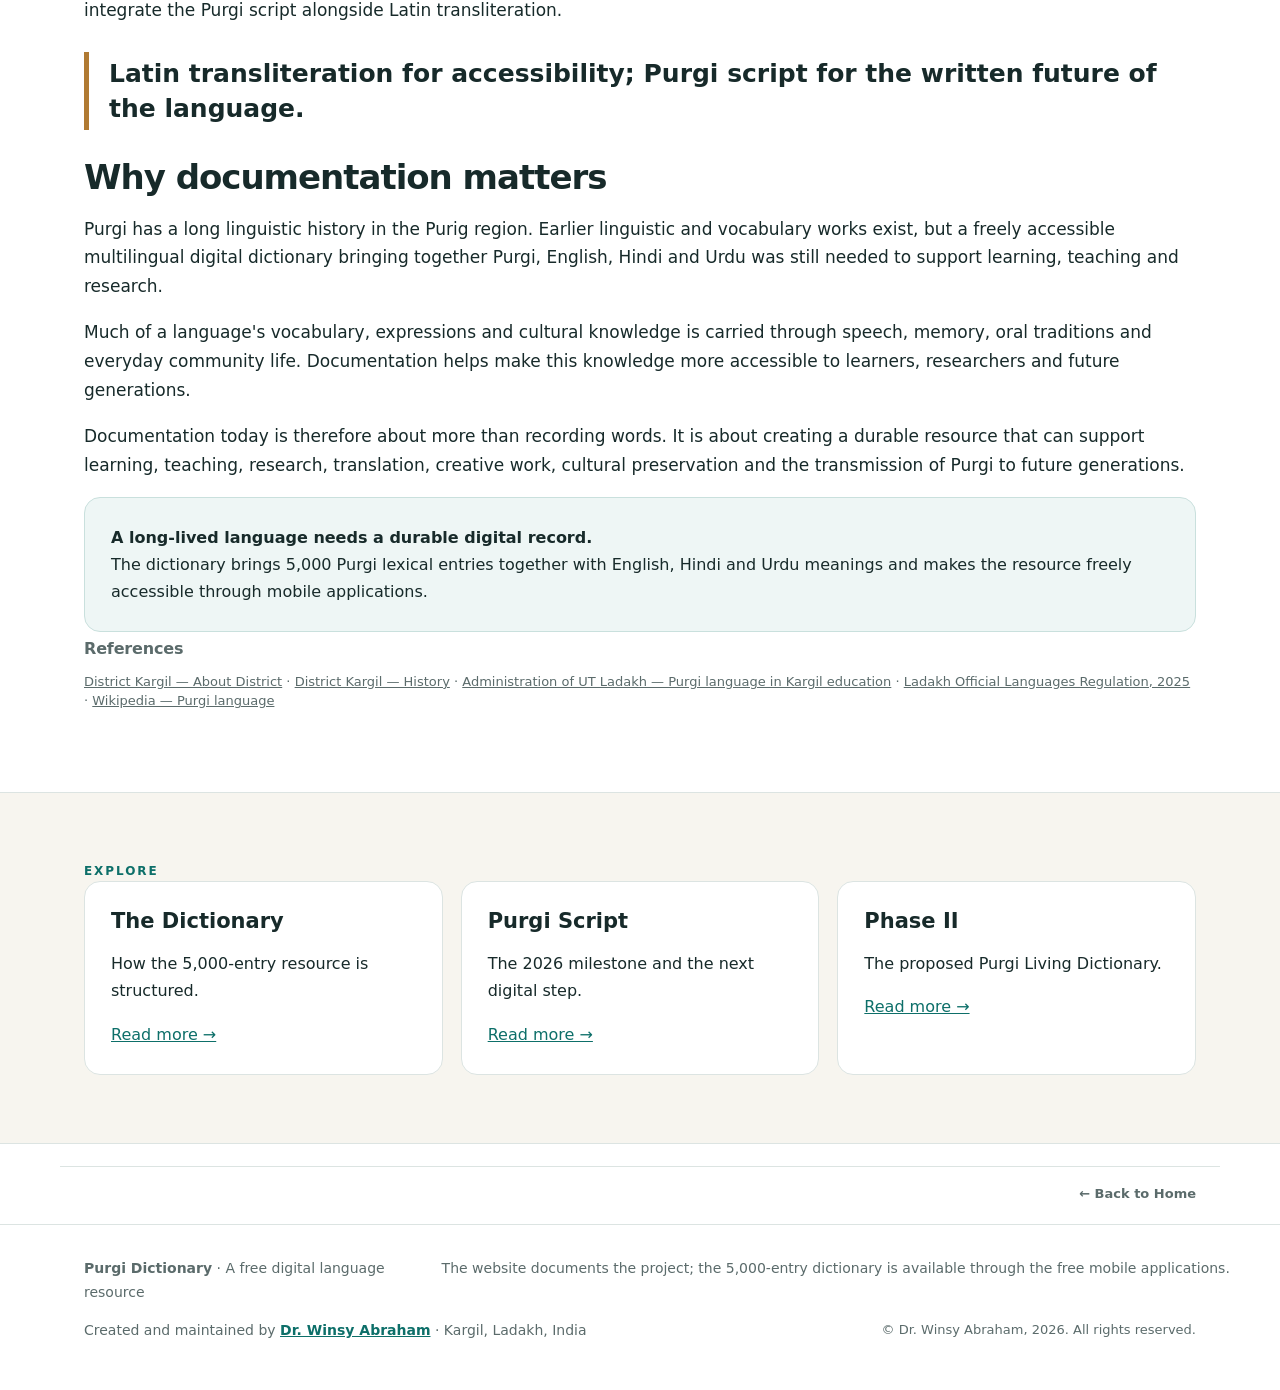
<file: purgi-language.html>
<!doctype html>
<html lang="en">
<head>
<meta charset="utf-8"><meta name="viewport" content="width=device-width,initial-scale=1">
<title>About Purgi | Purgi Dictionary</title><meta name="description" content="Background on Purgi, its Kargil context, language history, writing, official status and digital documentation."><link rel="canonical" href="https://purgidictionary.in/purgi-language.html"><link rel="icon" href="favicon.svg" type="image/svg+xml"><meta property="og:type" content="website"><meta property="og:site_name" content="Purgi Dictionary"><meta property="og:title" content="About Purgi | Purgi Dictionary"><meta property="og:description" content="Background on Purgi, its Kargil context, language history, writing, official status and digital documentation."><meta property="og:url" content="https://purgidictionary.in/purgi-language.html"><meta name="twitter:card" content="summary"><link rel="stylesheet" href="style.css?v=20261107-footer">
</head><body id="top">
<nav><div class="wrap nav"><a class="brand" href="index.html">Purgi Dictionary<span>Language · Heritage ·<br class="mobile-brand-break"> Preservation · Kargil</span></a><button class="menu-toggle" type="button" aria-label="Open navigation menu" aria-expanded="false" aria-controls="site-links"><span></span><span></span><span></span></button><div class="links" id="site-links"><a href="index.html">Home</a><a href="purgi-language.html">About Purgi</a><a href="dictionary.html">Dictionary</a><a href="journey.html">Journey</a><a href="script.html">Purgi Script</a><a href="phase-ii.html">Phase II</a><a href="winsy-abraham.html">Dr. Winsy Abraham</a><a href="resources.html">Resources</a><a href="contact.html">Contact Us</a></div></div></nav>
<header class="pagehead"><div class="wrap"><div class="kicker">The language</div><h1>About Purgi</h1><p class="lead">Purgi (also known as Purik, Purki or Purigskad) is a major local language of the Kargil region of Ladakh, with a living oral, cultural and literary tradition.</p></div></header>
<section class="section"><div class="wrap prose">
<h2>A major local language of Kargil</h2><p>Purgi is spoken across Kargil and the wider historic Purig region of Ladakh. Kargil lies at the centre of the historic Purig region, and Purgi continues to play an important role in everyday communication and cultural life. It is closely related to Ladakhi and Balti and is classified within the Tibetic branch of the Sino-Tibetan language family. Purgi-speaking communities are also found in areas of Baltistan.</p>
<div class="glance"><h3>Purgi at a glance</h3><div class="grid2"><div><b>Region</b><br>Kargil and the wider Purig region of Ladakh</div><div><b>Language family</b><br>Sino-Tibetan → Tibetic</div><div><b>Other names</b><br>Purik · Purki · Purigskad</div><div><b>Official status</b><br>Included among the official languages of Ladakh</div><div><b>Digital dictionary</b><br>5,000 lexical entries</div><div><b>Digital edition</b><br>2026 · Purgi · English · Hindi · Urdu</div></div></div>
<h2>Why Kargil matters</h2><p>Kargil is a high-altitude, mountainous cold-desert region with severe winters, difficult terrain and a short agricultural season. At the same time, the district has historically connected communities and routes across the wider Himalayan region. These conditions have shaped a culture in which language, memory and community knowledge have remained deeply important.</p>
<h2>A new written and digital moment</h2><p>Purgi was included among the official languages of the Union Territory of Ladakh in the Ladakh Official Languages Regulation, 2025. Government Degree College Kargil also introduced conversational Ability Enhancement Courses in Purgi and other regional languages in 2025. The Purgi script was publicly launched in Kargil on 6 June 2026. Together, these developments create an important opportunity to support the written, educational and digital future of the language.</p>
<h2>Accessibility and script</h2><p>Although Purgi is the mother tongue of many people in the region, written literacy in the language remains a challenge for many speakers. This makes accessible documentation and practical learning resources especially important.</p><p>The first edition uses Latin-script forms for Purgi words to make the vocabulary accessible to readers who may not yet be familiar with the Purgi script. This is an accessibility measure, not a replacement for Purgi writing. The proposed next phase aims to integrate the Purgi script alongside Latin transliteration.</p>
<div class="quote">Latin transliteration for accessibility; Purgi script for the written future of the language.</div>
<h2>Why documentation matters</h2><p>Purgi has a long linguistic history in the Purig region. Earlier linguistic and vocabulary works exist, but a freely accessible multilingual digital dictionary bringing together Purgi, English, Hindi and Urdu was still needed to support learning, teaching and research.</p>
<p>Much of a language's vocabulary, expressions and cultural knowledge is carried through speech, memory, oral traditions and everyday community life. Documentation helps make this knowledge more accessible to learners, researchers and future generations.</p>
<p>Documentation today is therefore about more than recording words. It is about creating a durable resource that can support learning, teaching, research, translation, creative work, cultural preservation and the transmission of Purgi to future generations.</p>
<div class="callout"><b>A long-lived language needs a durable digital record.</b><br>The dictionary brings 5,000 Purgi lexical entries together with English, Hindi and Urdu meanings and makes the resource freely accessible through mobile applications.</div>
<div class="references"><h2>References</h2><p><a href="https://kargil.nic.in/about-district/">District Kargil — About District</a> · <a href="https://kargil.nic.in/kargilhistory/">District Kargil — History</a> · <a href="https://ladakh.gov.in/gdc-kargil-introduces-ability-enhancement-courses-in-regional-languages-of-ladakh/">Administration of UT Ladakh — Purgi language in Kargil education</a> · <a href="https://indiacode.ecourtsindia.com/rules/the-ladakh-official-languages-regulation-2025-f7c9c226/">Ladakh Official Languages Regulation, 2025</a> · <a href="https://en.wikipedia.org/wiki/Purgi_language">Wikipedia — Purgi language</a></p></div>
</div></section>
<section class="section band"><div class="wrap"><div class="kicker">Explore</div><div class="grid"><div class="card"><h3>The Dictionary</h3><p>How the 5,000-entry resource is structured.</p><a href="dictionary.html">Read more →</a></div><div class="card"><h3>Purgi Script</h3><p>The 2026 milestone and the next digital step.</p><a href="script.html">Read more →</a></div><div class="card"><h3>Phase II</h3><p>The proposed Purgi Living Dictionary.</p><a href="phase-ii.html">Read more →</a></div></div></div></section>
<div class="page-end-nav wrap"><a href="index.html">← Back to Home</a></div><a class="back-to-top" href="#top" aria-label="Back to top" title="Back to top">↑</a>
<footer><div class="wrap"><div class="footer-top"><div><b>Purgi Dictionary</b> · A free digital language resource</div><div class="footer-right">The website documents the project; the 5,000-entry dictionary is available through the free mobile applications.</div></div><div class="footer-bottom"><span>Created and maintained by <a href="winsy-abraham.html"><b>Dr. Winsy Abraham</b></a> · Kargil, Ladakh, India</span><span class="footer-copy">© Dr. Winsy Abraham, 2026. All rights reserved.</span></div></div></footer>
<script src="script.js" defer></script>
</body></html>
</file>
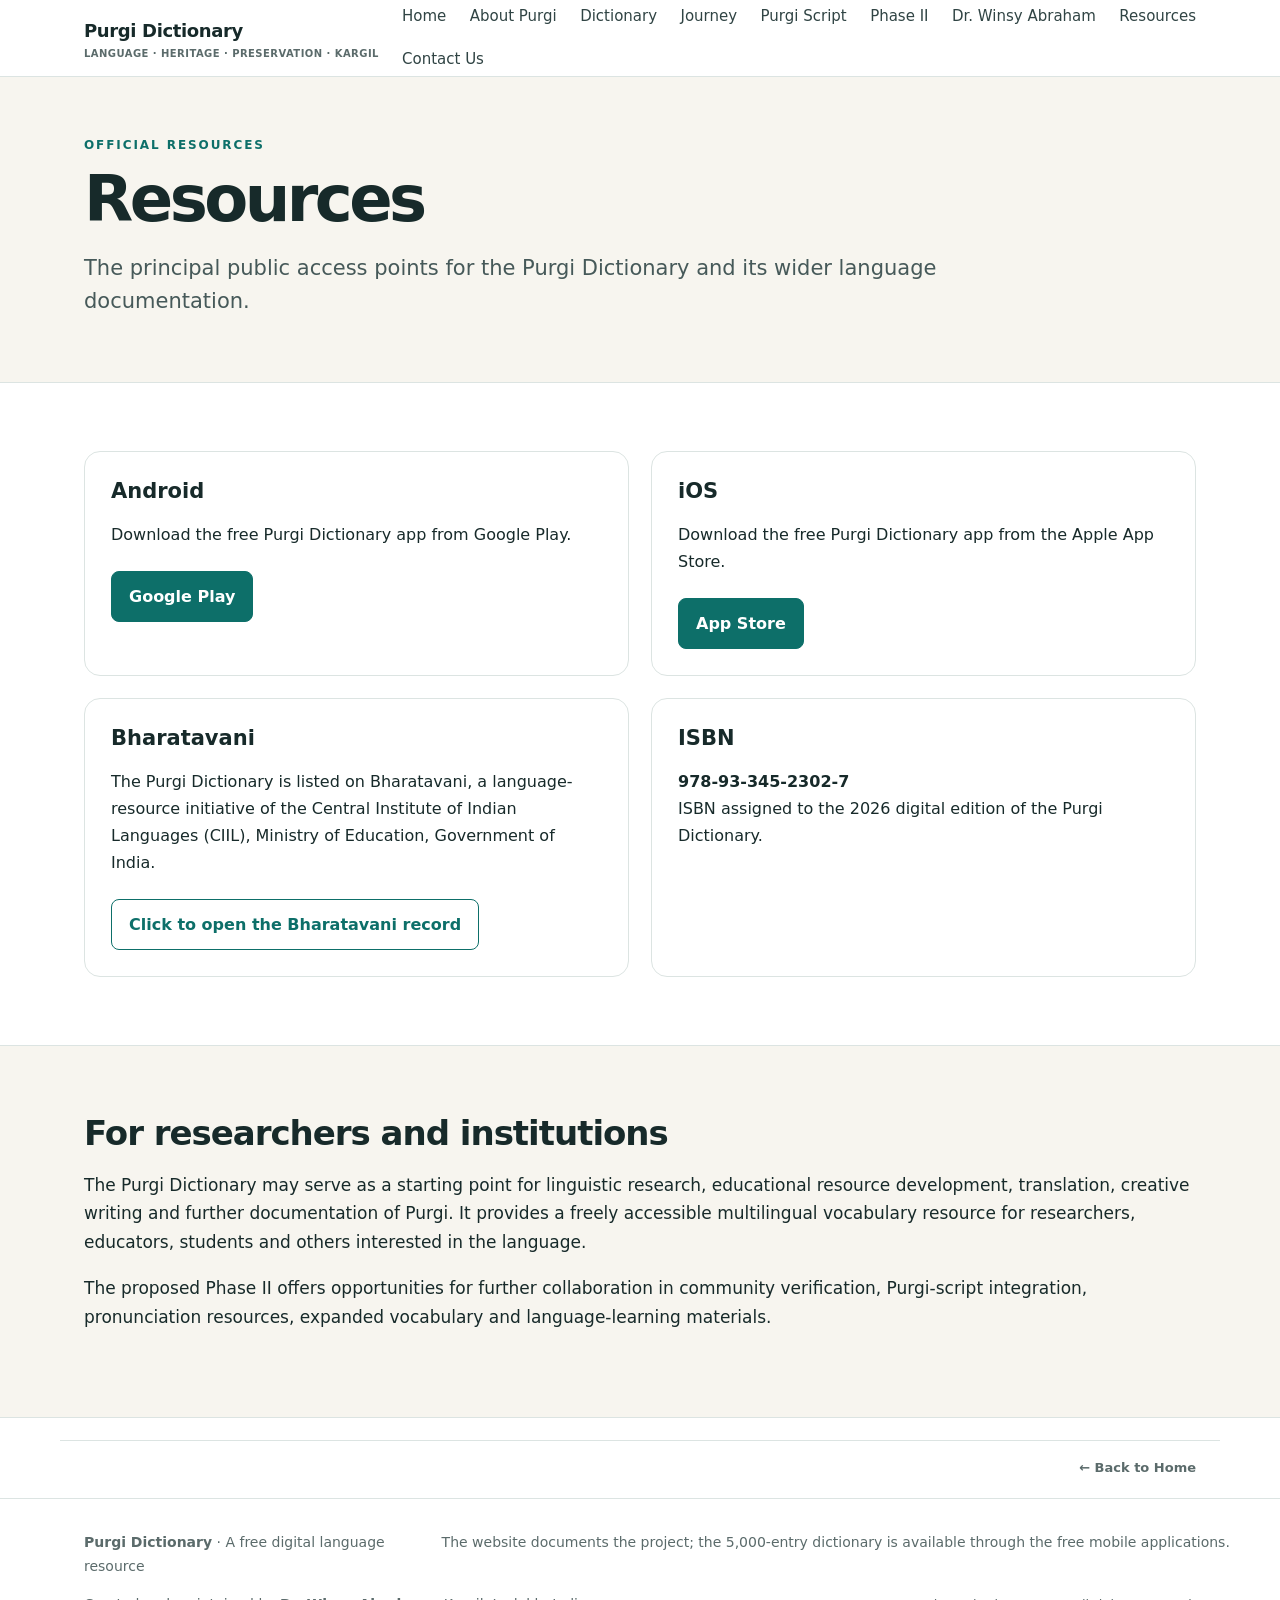
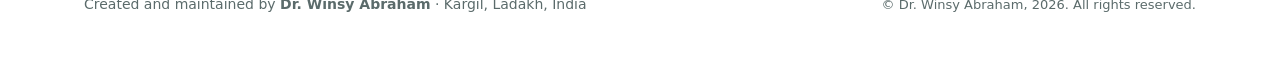
<file: resources.html>
<!doctype html>
<html lang="en">
<head>
<meta charset="utf-8"><meta name="viewport" content="width=device-width,initial-scale=1">
<title>Resources | Purgi Dictionary</title><meta name="description" content="Official app links, the Bharatavani Purgi Dictionary record, ISBN and public resources for Purgi language documentation."><link rel="canonical" href="https://purgidictionary.in/resources.html"><link rel="icon" href="favicon.svg" type="image/svg+xml"><meta property="og:type" content="website"><meta property="og:site_name" content="Purgi Dictionary"><meta property="og:title" content="Resources | Purgi Dictionary"><meta property="og:description" content="Official app links, the Bharatavani Purgi Dictionary record, ISBN and public resources for Purgi language documentation."><meta property="og:url" content="https://purgidictionary.in/resources.html"><meta name="twitter:card" content="summary"><link rel="stylesheet" href="style.css?v=20261107-footer">
</head><body id="top">
<nav><div class="wrap nav"><a class="brand" href="index.html">Purgi Dictionary<span>Language · Heritage ·<br class="mobile-brand-break"> Preservation · Kargil</span></a><button class="menu-toggle" type="button" aria-label="Open navigation menu" aria-expanded="false" aria-controls="site-links"><span></span><span></span><span></span></button><div class="links" id="site-links"><a href="index.html">Home</a><a href="purgi-language.html">About Purgi</a><a href="dictionary.html">Dictionary</a><a href="journey.html">Journey</a><a href="script.html">Purgi Script</a><a href="phase-ii.html">Phase II</a><a href="winsy-abraham.html">Dr. Winsy Abraham</a><a href="resources.html">Resources</a><a href="contact.html">Contact Us</a></div></div></nav>
<header class="pagehead"><div class="wrap"><div class="kicker">Official resources</div><h1>Resources</h1><p class="lead">The principal public access points for the Purgi Dictionary and its wider language documentation.</p></div></header>
<section class="section"><div class="wrap grid2"><div class="card"><h3>Android</h3><p>Download the free Purgi Dictionary app from Google Play.</p><a class="btn primary" href="https://play.google.com/store/apps/details?id=org.purgi.prx.dictionary">Google Play</a></div><div class="card"><h3>iOS</h3><p>Download the free Purgi Dictionary app from the Apple App Store.</p><a class="btn primary" href="https://apps.apple.com/us/app/purgi-dictionary/id6780769907">App Store</a></div><div class="card"><h3>Bharatavani</h3><p>The Purgi Dictionary is listed on Bharatavani, a language-resource initiative of the Central Institute of Indian Languages (CIIL), Ministry of Education, Government of India.</p><a class="btn" href="https://bharatavani.in//home/book?id=Purgi%20Dictionary">Click to open the Bharatavani record</a></div><div class="card"><h3>ISBN</h3><p><b>978-93-345-2302-7</b><br>ISBN assigned to the 2026 digital edition of the Purgi Dictionary.</p></div></div></section>
<section class="section band"><div class="wrap prose"><h2>For researchers and institutions</h2><p>The Purgi Dictionary may serve as a starting point for linguistic research, educational resource development, translation, creative writing and further documentation of Purgi. It provides a freely accessible multilingual vocabulary resource for researchers, educators, students and others interested in the language.</p><p>The proposed Phase II offers opportunities for further collaboration in community verification, Purgi-script integration, pronunciation resources, expanded vocabulary and language-learning materials.</p></div></section>
<div class="page-end-nav wrap"><a href="index.html">← Back to Home</a></div><a class="back-to-top" href="#top" aria-label="Back to top" title="Back to top">↑</a>
<footer><div class="wrap"><div class="footer-top"><div><b>Purgi Dictionary</b> · A free digital language resource</div><div class="footer-right">The website documents the project; the 5,000-entry dictionary is available through the free mobile applications.</div></div><div class="footer-bottom"><span>Created and maintained by <b>Dr. Winsy Abraham</b> · Kargil, Ladakh, India</span><span class="footer-copy">© Dr. Winsy Abraham, 2026. All rights reserved.</span></div></div></footer>
<script src="script.js" defer></script>
</body></html>
</file>
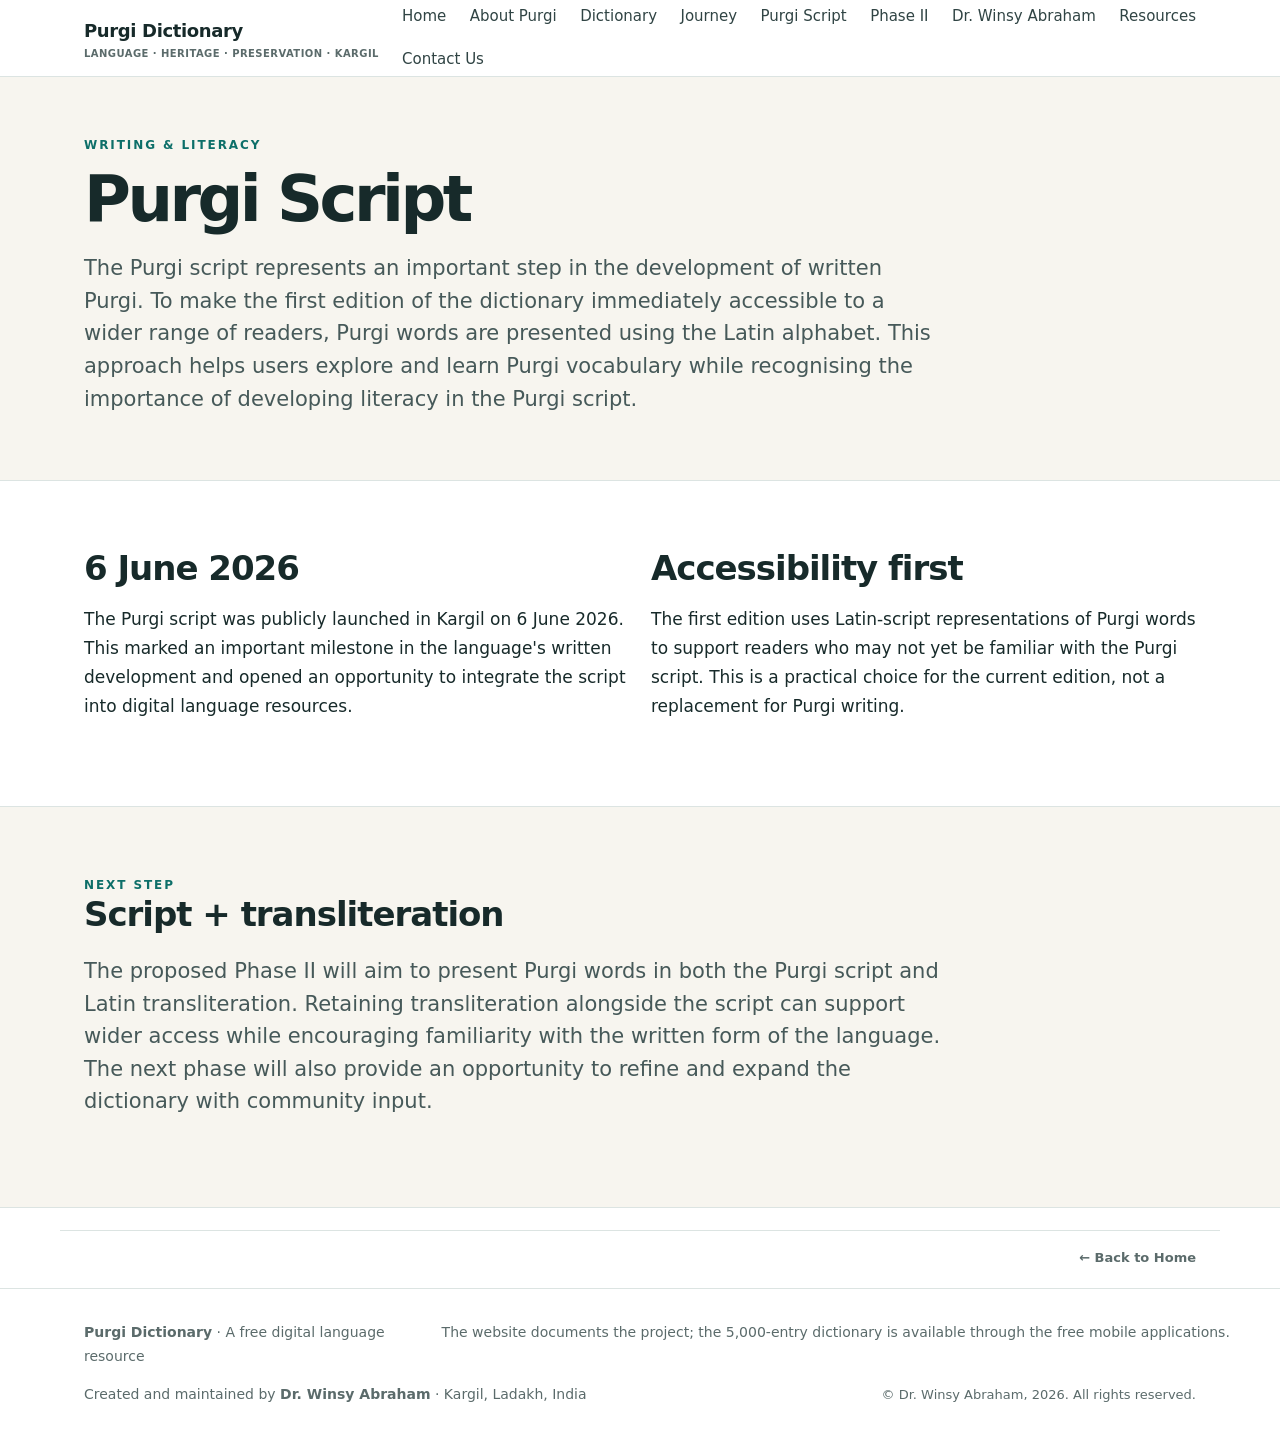
<file: script.html>
<!doctype html>
<html lang="en">
<head>
<meta charset="utf-8"><meta name="viewport" content="width=device-width,initial-scale=1">
<title>Purgi Script | Purgi Dictionary</title><meta name="description" content="The Purgi script, its public launch in Kargil in 2026 and its planned integration into the digital dictionary."><link rel="canonical" href="https://purgidictionary.in/script.html"><link rel="icon" href="favicon.svg" type="image/svg+xml"><meta property="og:type" content="website"><meta property="og:site_name" content="Purgi Dictionary"><meta property="og:title" content="Purgi Script | Purgi Dictionary"><meta property="og:description" content="The Purgi script, its public launch in Kargil in 2026 and its planned integration into the digital dictionary."><meta property="og:url" content="https://purgidictionary.in/script.html"><meta name="twitter:card" content="summary"><link rel="stylesheet" href="style.css?v=20261107-footer">
</head><body id="top">
<nav><div class="wrap nav"><a class="brand" href="index.html">Purgi Dictionary<span>Language · Heritage ·<br class="mobile-brand-break"> Preservation · Kargil</span></a><button class="menu-toggle" type="button" aria-label="Open navigation menu" aria-expanded="false" aria-controls="site-links"><span></span><span></span><span></span></button><div class="links" id="site-links"><a href="index.html">Home</a><a href="purgi-language.html">About Purgi</a><a href="dictionary.html">Dictionary</a><a href="journey.html">Journey</a><a href="script.html">Purgi Script</a><a href="phase-ii.html">Phase II</a><a href="winsy-abraham.html">Dr. Winsy Abraham</a><a href="resources.html">Resources</a><a href="contact.html">Contact Us</a></div></div></nav>
<header class="pagehead"><div class="wrap"><div class="kicker">Writing & literacy</div><h1>Purgi Script</h1><p class="lead">The Purgi script represents an important step in the development of written Purgi. To make the first edition of the dictionary immediately accessible to a wider range of readers, Purgi words are presented using the Latin alphabet. This approach helps users explore and learn Purgi vocabulary while recognising the importance of developing literacy in the Purgi script.</p></div></header>
<section class="section"><div class="wrap grid2"><div class="prose"><h2>6 June 2026</h2><p>The Purgi script was publicly launched in Kargil on 6 June 2026. This marked an important milestone in the language's written development and opened an opportunity to integrate the script into digital language resources.</p></div><div class="prose"><h2>Accessibility first</h2><p>The first edition uses Latin-script representations of Purgi words to support readers who may not yet be familiar with the Purgi script. This is a practical choice for the current edition, not a replacement for Purgi writing.</p></div></div></section>
<section class="section band"><div class="wrap"><div class="kicker">Next step</div><h2>Script + transliteration</h2><p class="lead">The proposed Phase II will aim to present Purgi words in both the Purgi script and Latin transliteration. Retaining transliteration alongside the script can support wider access while encouraging familiarity with the written form of the language. The next phase will also provide an opportunity to refine and expand the dictionary with community input.</p></div></section>
<div class="page-end-nav wrap"><a href="index.html">← Back to Home</a></div><a class="back-to-top" href="#top" aria-label="Back to top" title="Back to top">↑</a>
<footer><div class="wrap"><div class="footer-top"><div><b>Purgi Dictionary</b> · A free digital language resource</div><div class="footer-right">The website documents the project; the 5,000-entry dictionary is available through the free mobile applications.</div></div><div class="footer-bottom"><span>Created and maintained by <b>Dr. Winsy Abraham</b> · Kargil, Ladakh, India</span><span class="footer-copy">© Dr. Winsy Abraham, 2026. All rights reserved.</span></div></div></footer>
<script src="script.js" defer></script>
</body></html>
</file>
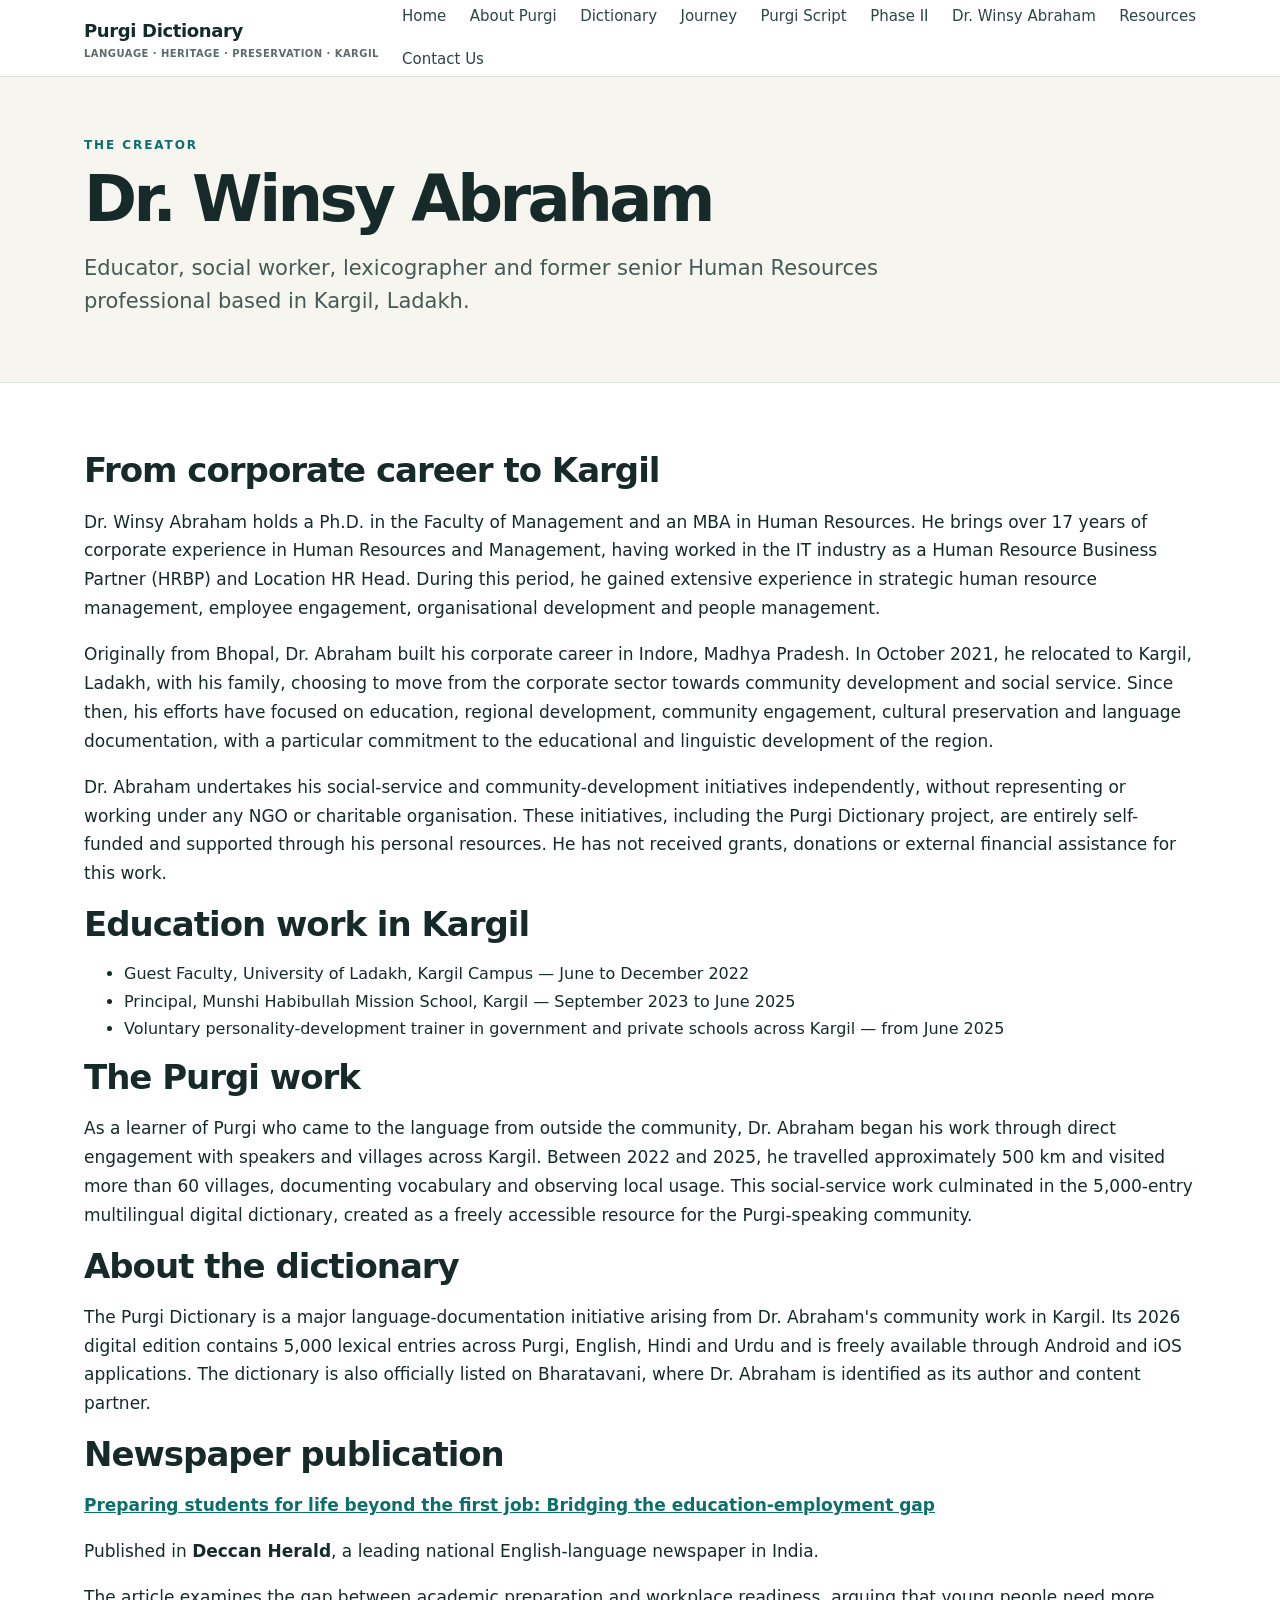
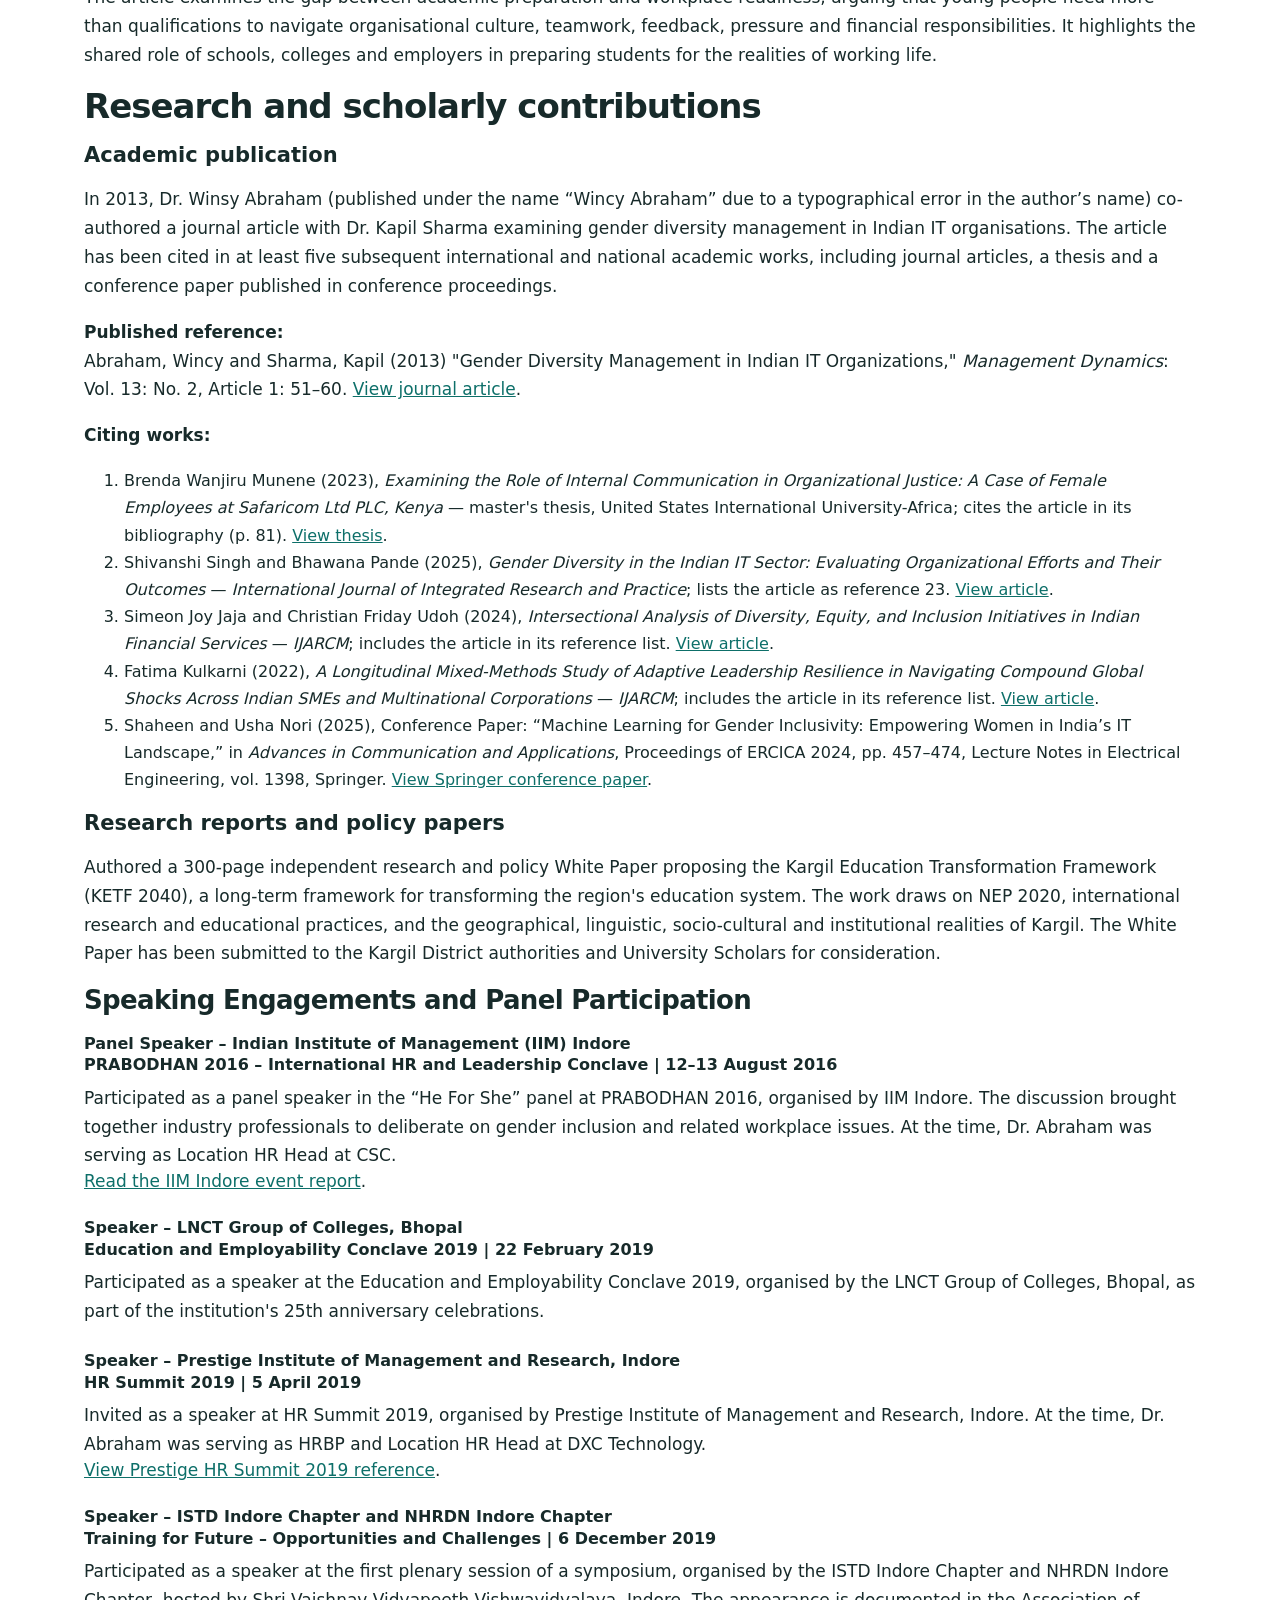
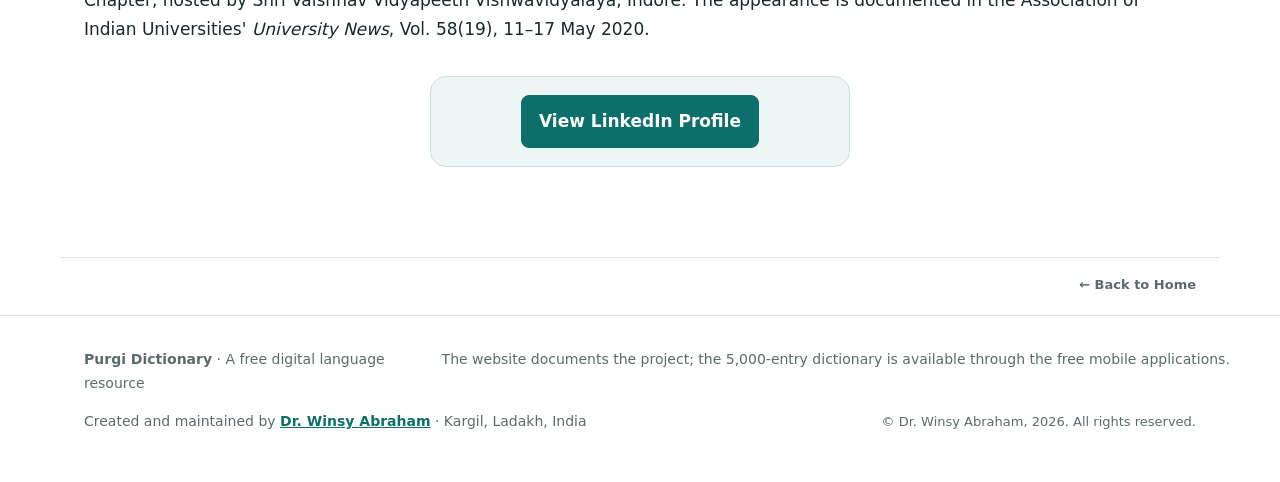
<file: winsy-abraham.html>
<!doctype html>
<html lang="en">
<head>
<meta charset="utf-8"><meta name="viewport" content="width=device-width,initial-scale=1">
<title>Dr. Winsy Abraham | Educator, Social Worker & Lexicographer | Purgi Dictionary</title><meta name="description" content="Dr. Winsy Abraham — educator, social worker, lexicographer and former senior Human Resources professional based in Kargil, Ladakh; creator of the 5,000-entry multilingual digital Purgi Dictionary and co-author of a cited 2013 journal article on gender diversity management."><link rel="canonical" href="https://purgidictionary.in/winsy-abraham.html"><link rel="icon" href="favicon.svg" type="image/svg+xml"><meta property="og:type" content="profile"><meta property="og:site_name" content="Purgi Dictionary"><meta property="og:title" content="Dr. Winsy Abraham | Educator, Social Worker & Lexicographer"><meta property="og:description" content="Dr. Winsy Abraham — educator, social worker, lexicographer, co-author of a 2013 journal article on gender diversity management and creator of the 5,000-entry multilingual digital Purgi Dictionary."><meta property="og:url" content="https://purgidictionary.in/winsy-abraham.html"><meta name="twitter:card" content="summary"><link rel="stylesheet" href="style.css?v=20261107-footer">
<script type="application/ld+json">
{
  "@context":"https://schema.org",
  "@type":"ProfilePage",
  "mainEntity":{
    "@type":"Person",
    "@id":"https://purgidictionary.in/winsy-abraham.html#person",
    "name":"Dr. Winsy Abraham",
    "alternateName":"Winsy Abraham",
    "url":"https://purgidictionary.in/winsy-abraham.html",
    "jobTitle":["Educator","Social Worker","Lexicographer","Former Senior Human Resources Professional"],
    "description":"Educator, social worker, lexicographer and former senior Human Resources professional based in Kargil, Ladakh. Creator of the 5,000-entry multilingual digital Purgi Dictionary and co-author of a 2013 journal article on gender diversity management.",
    "sameAs":["https://in.linkedin.com/in/dr-winsy-abraham-b102936"]
  }
}
</script>
</head><body id="top">
<nav><div class="wrap nav"><a class="brand" href="index.html">Purgi Dictionary<span>Language · Heritage ·<br class="mobile-brand-break"> Preservation · Kargil</span></a><button class="menu-toggle" type="button" aria-label="Open navigation menu" aria-expanded="false" aria-controls="site-links"><span></span><span></span><span></span></button><div class="links" id="site-links"><a href="index.html">Home</a><a href="purgi-language.html">About Purgi</a><a href="dictionary.html">Dictionary</a><a href="journey.html">Journey</a><a href="script.html">Purgi Script</a><a href="phase-ii.html">Phase II</a><a href="winsy-abraham.html">Dr. Winsy Abraham</a><a href="resources.html">Resources</a><a href="contact.html">Contact Us</a></div></div></nav>
<header class="pagehead"><div class="wrap"><div class="kicker">The creator</div><h1>Dr. Winsy Abraham</h1><p class="lead">Educator, social worker, lexicographer and former senior Human Resources professional based in Kargil, Ladakh.</p></div></header>
<section class="section"><div class="wrap prose"><h2>From corporate career to Kargil</h2><p>Dr. Winsy Abraham holds a Ph.D. in the Faculty of Management and an MBA in Human Resources. He brings over 17 years of corporate experience in Human Resources and Management, having worked in the IT industry as a Human Resource Business Partner (HRBP) and Location HR Head. During this period, he gained extensive experience in strategic human resource management, employee engagement, organisational development and people management.</p><p>Originally from Bhopal, Dr. Abraham built his corporate career in Indore, Madhya Pradesh. In October 2021, he relocated to Kargil, Ladakh, with his family, choosing to move from the corporate sector towards community development and social service. Since then, his efforts have focused on education, regional development, community engagement, cultural preservation and language documentation, with a particular commitment to the educational and linguistic development of the region.</p><p>Dr. Abraham undertakes his social-service and community-development initiatives independently, without representing or working under any NGO or charitable organisation. These initiatives, including the Purgi Dictionary project, are entirely self-funded and supported through his personal resources. He has not received grants, donations or external financial assistance for this work.</p><h2>Education work in Kargil</h2><ul><li>Guest Faculty, University of Ladakh, Kargil Campus — June to December 2022</li><li>Principal, Munshi Habibullah Mission School, Kargil — September 2023 to June 2025</li><li>Voluntary personality-development trainer in government and private schools across Kargil — from June 2025</li></ul>
<h2>The Purgi work</h2><p>As a learner of Purgi who came to the language from outside the community, Dr. Abraham began his work through direct engagement with speakers and villages across Kargil. Between 2022 and 2025, he travelled approximately 500 km and visited more than 60 villages, documenting vocabulary and observing local usage. This social-service work culminated in the 5,000-entry multilingual digital dictionary, created as a freely accessible resource for the Purgi-speaking community.</p><h2>About the dictionary</h2><p>The Purgi Dictionary is a major language-documentation initiative arising from Dr. Abraham's community work in Kargil. Its 2026 digital edition contains 5,000 lexical entries across Purgi, English, Hindi and Urdu and is freely available through Android and iOS applications. The dictionary is also officially listed on Bharatavani, where Dr. Abraham is identified as its author and content partner.</p>
<h2>Newspaper publication</h2><p><a href="https://www.deccanherald.com/business/jobs-and-careers/preparing-students-for-life-beyond-the-first-job-bridging-the-education-employment-gap-4228843" target="_blank" rel="noopener noreferrer"><b>Preparing students for life beyond the first job: Bridging the education-employment gap</b></a></p><p>Published in <b>Deccan Herald</b>, a leading national English-language newspaper in India.</p><p>The article examines the gap between academic preparation and workplace readiness, arguing that young people need more than qualifications to navigate organisational culture, teamwork, feedback, pressure and financial responsibilities. It highlights the shared role of schools, colleges and employers in preparing students for the realities of working life.</p>
<h2>Research and scholarly contributions</h2><h3>Academic publication</h3><p>In 2013, Dr. Winsy Abraham (published under the name “Wincy Abraham” due to a typographical error in the author’s name) co-authored a journal article with Dr. Kapil Sharma examining gender diversity management in Indian IT organisations. The article has been cited in at least five subsequent international and national academic works, including journal articles, a thesis and a conference paper published in conference proceedings.</p><p><b>Published reference:</b><br>Abraham, Wincy and Sharma, Kapil (2013) "Gender Diversity Management in Indian IT Organizations," <i>Management Dynamics</i>: Vol. 13: No. 2, Article 1: 51–60. <a href="https://managementdynamics.researchcommons.org/journal/vol13/iss2/1/">View journal article</a>.</p><p><b>Citing works:</b></p><ol><li>Brenda Wanjiru Munene (2023), <i>Examining the Role of Internal Communication in Organizational Justice: A Case of Female Employees at Safaricom Ltd PLC, Kenya</i> — master's thesis, United States International University-Africa; cites the article in its bibliography (p. 81). <a href="https://erepo.usiu.ac.ke/bitstream/handle/11732/8284/Munene%20Brenda%20Wanjiru%2C%20MCOM%202023.pdf?sequence=1">View thesis</a>.</li><li>Shivanshi Singh and Bhawana Pande (2025), <i>Gender Diversity in the Indian IT Sector: Evaluating Organizational Efforts and Their Outcomes</i> — <i>International Journal of Integrated Research and Practice</i>; lists the article as reference 23. <a href="https://ijirp.org/index.php/files/article/download/98/96/275">View article</a>.</li><li>Simeon Joy Jaja and Christian Friday Udoh (2024), <i>Intersectional Analysis of Diversity, Equity, and Inclusion Initiatives in Indian Financial Services</i> — <i>IJARCM</i>; includes the article in its reference list. <a href="https://www.ijarcm.com/articles/60578">View article</a>.</li><li>Fatima Kulkarni (2022), <i>A Longitudinal Mixed-Methods Study of Adaptive Leadership Resilience in Navigating Compound Global Shocks Across Indian SMEs and Multinational Corporations</i> — <i>IJARCM</i>; includes the article in its reference list. <a href="https://www.ijarcm.com/articles/07010">View article</a>.</li><li>Shaheen and Usha Nori (2025), Conference Paper: “Machine Learning for Gender Inclusivity: Empowering Women in India’s IT Landscape,” in <i>Advances in Communication and Applications</i>, Proceedings of ERCICA 2024, pp. 457–474, Lecture Notes in Electrical Engineering, vol. 1398, Springer. <a href="https://doi.org/10.1007/978-981-96-4679-1_36">View Springer conference paper</a>.</li></ol>
<h3>Research reports and policy papers</h3><p>Authored a 300-page independent research and policy White Paper proposing the Kargil Education Transformation Framework (KETF 2040), a long-term framework for transforming the region's education system. The work draws on NEP 2020, international research and educational practices, and the geographical, linguistic, socio-cultural and institutional realities of Kargil. The White Paper has been submitted to the Kargil District authorities and University Scholars for consideration.</p>
<h2 class="speaking-section-title">Speaking Engagements and Panel Participation</h2>
<h3 class="speaking-event-title">Panel Speaker – Indian Institute of Management (IIM) Indore</h3>
<p class="speaking-event-date"><b>PRABODHAN 2016 – International HR and Leadership Conclave | 12–13 August 2016</b></p>
<p class="speaking-description">Participated as a panel speaker in the “He For She” panel at PRABODHAN 2016, organised by IIM Indore. The discussion brought together industry professionals to deliberate on gender inclusion and related workplace issues. At the time, Dr. Abraham was serving as Location HR Head at CSC.</p>
<p class="speaking-link"><a href="https://iimidr.ac.in/news-and-events/prabodhan-2016-concludes-at-iim-indore/">Read the IIM Indore event report</a>.</p>
<h3 class="speaking-event-title">Speaker – LNCT Group of Colleges, Bhopal</h3>
<p class="speaking-event-date"><b>Education and Employability Conclave 2019 | 22 February 2019</b></p>
<p class="speaking-description">Participated as a speaker at the Education and Employability Conclave 2019, organised by the LNCT Group of Colleges, Bhopal, as part of the institution's 25th anniversary celebrations.</p>
<h3 class="speaking-event-title">Speaker – Prestige Institute of Management and Research, Indore</h3>
<p class="speaking-event-date"><b>HR Summit 2019 | 5 April 2019</b></p>
<p class="speaking-description">Invited as a speaker at HR Summit 2019, organised by Prestige Institute of Management and Research, Indore. At the time, Dr. Abraham was serving as HRBP and Location HR Head at DXC Technology.</p>
<p class="speaking-link"><a href="https://t.co/3infhyUQHk">View Prestige HR Summit 2019 reference</a>.</p>
<h3 class="speaking-event-title">Speaker – ISTD Indore Chapter and NHRDN Indore Chapter</h3>
<p class="speaking-event-date"><b>Training for Future – Opportunities and Challenges | 6 December 2019</b></p>
<p class="speaking-description">Participated as a speaker at the first plenary session of a symposium, organised by the ISTD Indore Chapter and NHRDN Indore Chapter, hosted by Shri Vaishnav Vidyapeeth Vishwavidyalaya, Indore. The appearance is documented in the Association of Indian Universities' <i>University News</i>, Vol. 58(19), 11–17 May 2020.</p>

<div class="callout profile-link-box"><p><a class="btn primary" href="https://in.linkedin.com/in/dr-winsy-abraham-b102936">View LinkedIn Profile</a></p></div>
</div></section>
<div class="page-end-nav wrap"><a href="index.html">← Back to Home</a></div><a class="back-to-top" href="#top" aria-label="Back to top" title="Back to top">↑</a>
<footer><div class="wrap"><div class="footer-top"><div><b>Purgi Dictionary</b> · A free digital language resource</div><div class="footer-right">The website documents the project; the 5,000-entry dictionary is available through the free mobile applications.</div></div><div class="footer-bottom"><span>Created and maintained by <a href="winsy-abraham.html"><b>Dr. Winsy Abraham</b></a> · Kargil, Ladakh, India</span><span class="footer-copy">© Dr. Winsy Abraham, 2026. All rights reserved.</span></div></div></footer>
<script src="script.js" defer></script>
</body></html>
</file>
<file: style.css>
:root{
  --ink:#172a2a; --muted:#5b6b6b; --teal:#0d6f69; --teal2:#0a514e;
  --cream:#f7f5ef; --paper:#fff; --line:#dce4e2; --gold:#b07a32;
}
*{box-sizing:border-box}
html{scroll-behavior:smooth}
body{margin:0;font-family:Inter,ui-sans-serif,system-ui,-apple-system,"Segoe UI",Arial,sans-serif;color:var(--ink);background:#fff;line-height:1.7}
a{color:var(--teal)}
.wrap{max-width:1160px;margin:auto;padding:0 24px}
nav{position:sticky;top:0;z-index:20;background:rgba(255,255,255,.96);backdrop-filter:blur(10px);border-bottom:1px solid var(--line)}
.nav{min-height:76px;display:flex;align-items:center;justify-content:space-between;gap:24px}
/* Desktop: keep prose sections on the same 1160px frame as the header and footer. */
@media(min-width:821px){
  .wrap.prose{max-width:1160px}
}
@media(min-width:1101px){
  .nav{max-width:1160px;margin-left:auto;margin-right:auto;justify-content:flex-start;gap:18px}
  .brand{flex:0 0 300px;margin-right:0}
  .brand span{white-space:normal;font-size:10px;line-height:1.45;letter-spacing:.08em}
  .mobile-brand-break{display:block}
  .links{flex:1 1 auto;min-width:0;flex-wrap:nowrap;justify-content:space-between;gap:5px}
  .links a{font-size:12px;white-space:nowrap}
}
/* Tablet navigation: retain the full navigation in one compact horizontal row. */
@media(min-width:821px) and (max-width:1100px){
  .nav{min-height:68px;gap:10px;justify-content:flex-start}
  .brand{flex:0 0 185px;font-size:17px}
  .brand span{font-size:9px;line-height:1.3;letter-spacing:.035em;white-space:nowrap}
  .mobile-brand-break{display:none}
  .menu-toggle{display:none}
  .links{display:flex;flex:1 1 auto;min-width:0;flex-wrap:nowrap;justify-content:space-between;gap:4px}
  .links a{font-size:10px;white-space:nowrap;letter-spacing:-.015em}
}
.mobile-brand-break{display:none}

.brand{font-weight:800;text-decoration:none;color:var(--ink);letter-spacing:-.02em;font-size:18px}
.brand span{display:block;font-size:12px;letter-spacing:.1em;text-transform:uppercase;color:var(--muted);font-weight:600}
.links{display:flex;gap:18px;flex-wrap:wrap;align-items:center}
.menu-toggle{display:none;border:1px solid var(--line);background:#fff;border-radius:9px;width:44px;height:44px;padding:9px;cursor:pointer}
.menu-toggle span{display:block;height:2px;background:var(--ink);margin:5px 0;border-radius:2px}
.links a{text-decoration:none;font-size:15px;color:#304444}
.links a:hover{color:var(--teal)}
.hero{background:linear-gradient(135deg,#f3f7f5 0%,#fff 60%);padding:88px 0 76px;border-bottom:1px solid var(--line)}
.kicker{text-transform:uppercase;letter-spacing:.16em;font-size:12px;font-weight:800;color:var(--teal)}
.dark-kicker{color:#b8ded9}
h1{font-size:clamp(42px,5.7vw,68px);line-height:1.0;letter-spacing:-.055em;margin:12px 0 22px;max-width:1120px}
.hero h1{font-size:clamp(40px,5.3vw,63px)}
h2{font-size:34px;line-height:1.15;letter-spacing:-.03em;margin:0 0 16px}
h3{font-size:21px;line-height:1.25;margin:0 0 10px}
.lead{font-size:21px;line-height:1.55;color:#465959;max-width:860px}
.btn{display:inline-block;text-decoration:none;border:1px solid var(--teal);border-radius:8px;padding:11px 17px;font-weight:750;margin:7px 8px 0 0}
.btn.primary{background:var(--teal);color:white}
.btn.light{background:white;color:var(--teal)}
.section{padding:68px 0}
.band{background:var(--cream);border-block:1px solid var(--line)}
.grid{display:grid;grid-template-columns:repeat(3,1fr);gap:18px}
.grid2{display:grid;grid-template-columns:repeat(2,1fr);gap:22px}
.card{border:1px solid var(--line);border-radius:16px;padding:26px;background:#fff}
.stat{font-size:42px;font-weight:850;line-height:1;margin-bottom:8px}
.muted{color:var(--muted)}
.prose{max-width:850px}
.prose p{font-size:17px}
.pagehead{background:var(--cream);padding:58px 0 44px;border-bottom:1px solid var(--line)}
.pagehead h1{font-size:clamp(42px,6vw,64px);margin-bottom:14px}
.timeline{border-left:2px solid #c8d8d5;margin:35px 0;padding-left:25px}
.t{position:relative;margin:0 0 32px}
.t:before{content:"";position:absolute;left:-33px;top:8px;width:13px;height:13px;border-radius:50%;background:var(--teal);border:3px solid #fff;box-shadow:0 0 0 1px #b9cfcc}
.year{font-weight:850;color:var(--teal);font-size:14px;letter-spacing:.08em}
.quote{font-size:25px;line-height:1.4;font-weight:700;border-left:5px solid var(--gold);padding:4px 0 4px 20px;margin:28px 0}
.callout{background:#eef6f5;border:1px solid #c9e0dd;border-radius:16px;padding:26px}
.dark{background:var(--teal2);color:white;border-radius:18px;padding:36px}
.dark p{color:#d9e9e7}
.downloads{display:flex;gap:10px;flex-wrap:wrap}
footer{border-top:1px solid var(--line);padding:32px 0 48px;color:var(--muted);font-size:14px}
.footer-top{display:grid;grid-template-columns:1fr 1fr;gap:24px;align-items:start}
.footer-right{text-align:right}
.footer-bottom{display:flex;justify-content:space-between;align-items:center;gap:18px;margin-top:14px;text-align:left}.footer-copy{flex:0 0 auto;text-align:right;font-size:13px;white-space:nowrap}
.small{font-size:13px;color:var(--muted)}
.references{font-size:13px;line-height:1.5;color:var(--muted);margin-top:8px}
.references p,.references a{font-size:13px;line-height:1.5}
.references h2{font-size:16px;letter-spacing:-.01em;margin-bottom:6px}
.references a{color:var(--muted)}
.table{width:100%;border-collapse:collapse;margin:25px 0}
.table th,.table td{border-bottom:1px solid var(--line);text-align:left;padding:13px 10px;vertical-align:top}
.form-card{max-width:820px;margin:0 auto;border:1px solid var(--line);border-radius:16px;padding:30px;background:#fff}
.form-field{margin-bottom:18px}
.form-field label{display:block;font-weight:750;margin-bottom:7px}
.form-field input,.form-field textarea{width:100%;font:inherit;border:1px solid #cbd8d5;border-radius:8px;padding:11px 13px;color:var(--ink);background:#fff}
.form-field textarea{min-height:170px;resize:vertical}
.form-field input:focus,.form-field textarea:focus{outline:3px solid rgba(176,122,50,.25);border-color:var(--teal)}
.honeypot{display:none}
.glance{background:#f3f7f5;border:1px solid #cfe0dd;border-radius:16px;padding:24px;margin:28px 0}.glance h3{margin-bottom:18px;color:var(--teal2)}.glance .grid2{gap:16px}.glance .grid2>div{background:#fff;border:1px solid var(--line);border-radius:10px;padding:14px}.glance b{color:var(--ink)}
a:focus-visible,.btn:focus-visible,.menu-toggle:focus-visible{outline:3px solid #b07a32;outline-offset:3px}
@media(max-width:820px){
  .mobile-brand-break{display:block}
  .nav{min-height:68px;position:relative}
  .brand{font-size:17px}
  .brand span{font-size:10px;letter-spacing:.08em}
  .menu-toggle{display:block;flex:0 0 auto}
  .links{display:none;position:absolute;top:68px;left:0;right:0;background:#fff;border-bottom:1px solid var(--line);box-shadow:0 8px 20px rgba(23,42,42,.08);padding:10px 24px 16px;flex-direction:column;align-items:stretch;gap:0}
  .links.open{display:flex}
  .links a{padding:12px 0;border-bottom:1px solid #edf1f0;font-size:16px}
  .links a:last-child{border-bottom:0}
  .grid,.grid2{grid-template-columns:1fr}
  .hero{padding:60px 0}
  .section{padding:52px 0}
  .footer-top{grid-template-columns:1fr;gap:6px}
  .footer-right{text-align:left}
}
@media(max-width:820px){.links{max-height:calc(100vh - 68px);overflow:auto}.links a{min-height:44px;display:flex;align-items:center}.glance .grid2{grid-template-columns:1fr}}

/* Speaking engagements section */
.speaking-section-title{font-size:26px;line-height:1.2;letter-spacing:-.025em;white-space:nowrap}
.speaking-event-title{margin:0;font-size:16px;line-height:1.35}
.prose p.speaking-event-date{margin:0 0 8px;font-size:16px;line-height:1.35}
.prose p.speaking-description{margin:0 0 24px}
.prose p.speaking-description + p.speaking-link{margin-top:-24px;margin-bottom:24px}
.prose p.speaking-link{line-height:1.35}
@media(max-width:600px){.speaking-section-title{font-size:clamp(17px,4.5vw,24px);white-space:normal}}

/* Mobile-only homepage hero and footer refinements */
@media(max-width:600px){
  .hero h1{font-size:clamp(27px,7.2vw,30px);line-height:1.08;letter-spacing:-.045em}
  .footer-top{grid-template-columns:1fr;text-align:center;justify-items:center;gap:10px}
  .footer-right{text-align:center}
  .footer-bottom{text-align:center}
}

/* Mobile-only navigation paths on the homepage */
.mobile-page-link,.mobile-link-row,.mobile-explore{display:none}
@media(max-width:600px){
  .desktop-page-link{display:none}
  .mobile-page-link{display:inline-block;margin-top:14px}
  .mobile-link-row{display:flex;flex-wrap:wrap;gap:8px;margin-top:12px}
  .mobile-link-row .btn{margin:0}
  .mobile-explore{display:block;background:var(--cream);border-block:1px solid var(--line)}
  .mobile-explore-grid{display:grid;grid-template-columns:1fr 1fr;gap:10px;margin-top:22px}
  .mobile-explore-grid a{display:flex;flex-direction:column;justify-content:space-between;gap:8px;min-height:100px;padding:15px;border:1px solid var(--line);border-radius:12px;background:#fff;color:var(--ink);font-weight:750;text-decoration:none}
  .mobile-explore-grid a span{font-size:12px;line-height:1.4;font-weight:500;color:var(--teal)}
}

/* Centered professional profile link */
.profile-link-box{max-width:420px;margin:32px auto 0;padding:18px 24px;text-align:center}
.prose .profile-link-box p{margin:0}
.profile-link-box .btn{margin:0}


/* Quiet page-end navigation and floating back-to-top control */
.page-end-nav{margin:22px auto 18px;padding-top:12px;border-top:1px solid var(--line);text-align:right}
.page-end-nav a{font-size:13px;font-weight:600;color:var(--muted);text-decoration:none}
.page-end-nav a:hover{color:var(--teal);text-decoration:underline}
.back-to-top{position:fixed;right:22px;bottom:22px;z-index:1000;width:38px;height:38px;display:flex;align-items:center;justify-content:center;border-radius:50%;background:var(--teal);color:#fff;text-decoration:none;font-size:20px;font-weight:700;line-height:1;box-shadow:0 3px 12px rgba(0,0,0,.16);opacity:0;visibility:hidden;pointer-events:none;transition:opacity .2s ease,visibility .2s ease}
.back-to-top.is-visible{opacity:1;visibility:visible;pointer-events:auto}
@media(min-width:821px){.back-to-top{right:24px;bottom:24px;width:42px;height:42px}}
@media(max-width:820px){
  .page-end-nav{margin:18px auto 14px;padding-top:10px;text-align:center}
  .page-end-nav a{font-size:12px}
  .back-to-top{right:16px;bottom:88px;width:36px;height:36px}
}

@media(min-width:821px){.mobile-brand-break{display:block}}

/* Desktop brand: keep the full tagline on one calm line beneath the name. */
@media(min-width:1101px){
  .brand span{white-space:nowrap;font-size:10px;line-height:1.35;letter-spacing:.045em}
  .mobile-brand-break{display:none}
}

/* Tablet-only navigation override: keep all links on one line.
   Desktop (>1100px) and mobile (<=820px) retain their existing layouts. */
@media (min-width:821px) and (max-width:1100px){
  nav .wrap.nav{
    min-height:68px;
    display:flex;
    align-items:center;
    justify-content:flex-start;
    gap:8px;
  }
  nav .brand{
    flex:0 0 170px;
    font-size:16px;
    white-space:nowrap;
  }
  nav .brand span{
    font-size:8px;
    line-height:1.25;
    letter-spacing:.025em;
    white-space:nowrap;
  }
  nav .mobile-brand-break{display:none}
  nav .menu-toggle{display:none}
  nav .links{
    display:flex;
    flex:1 1 auto;
    min-width:0;
    flex-wrap:nowrap;
    align-items:center;
    justify-content:space-between;
    gap:2px;
  }
  nav .links a{
    flex:0 0 auto;
    padding:0;
    font-size:10px;
    line-height:1.2;
    letter-spacing:-.035em;
    white-space:nowrap;
  }
}


/* Copyright footer layout: tablet and mobile */
@media(max-width:820px){.footer-bottom{flex-direction:column;align-items:center;gap:8px;text-align:center}.footer-copy{text-align:center;white-space:normal}}

/* Desktop footer: give the project-description line enough room to stay on one line. */
@media(min-width:1200px){
  .footer-top{grid-template-columns:30% minmax(0,1fr);gap:24px}
  .footer-right{white-space:nowrap}
}
</file>
